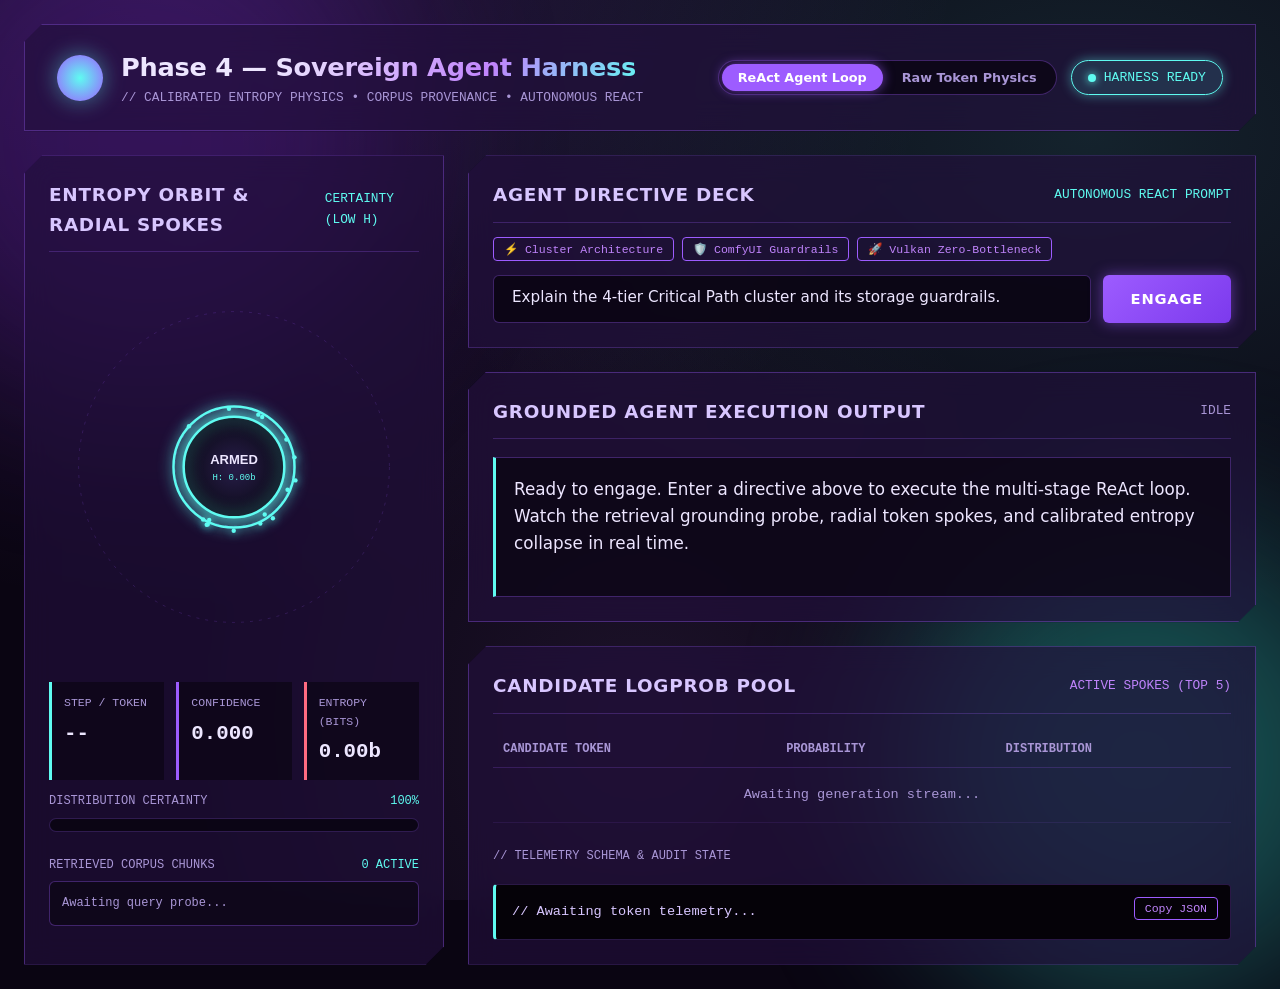
<file: index.html>
<!DOCTYPE html>
<html lang="en">
<head>
  <meta charset="UTF-8">
  <meta name="viewport" content="width=device-width, initial-scale=1.0">
  <title>Critical RAG — Phase 4: Full Autonomous Harness Integration</title>
  <link rel="stylesheet" href="styles.css">
  <link rel="stylesheet" href="styules.css">
  <style>
    /* Phase 4 Segmented Pill Mode Switcher (from alienprompt.txt) */
    .mode-pill-container {
      border-radius: var(--radius-pill);
      background: rgba(10, 5, 18, 0.75);
      border: 1px solid var(--panel-border);
      padding: 3px;
      display: inline-flex;
      gap: 3px;
    }
    .mode-pill-btn {
      border: none;
      background: transparent;
      color: var(--ink-dim);
      font-family: var(--font-display);
      font-weight: 600;
      font-size: 0.8rem;
      padding: 6px 16px;
      border-radius: var(--radius-pill);
      cursor: pointer;
      transition: all 0.2s;
    }
    .mode-pill-btn.active {
      background: var(--signal);
      color: #ffffff;
      box-shadow: 0 0 12px rgba(157, 92, 255, 0.65);
    }
    .mode-pill-btn:hover:not(.active) {
      background: rgba(157, 92, 255, 0.15);
      color: var(--ink);
    }
    /* Retrieved Chunks Drawer */
    .chunks-drawer {
      display: flex;
      flex-direction: column;
      gap: 8px;
      padding: 12px;
      background: rgba(10, 5, 18, 0.6);
      border: 1px solid var(--panel-border);
      border-radius: 6px;
    }
    .chunk-chip {
      display: inline-flex;
      align-items: center;
      gap: 8px;
      padding: 4px 10px;
      background: rgba(95, 251, 241, 0.1);
      border: 1px solid var(--bio);
      border-radius: var(--radius-pill);
      font-family: var(--font-mono);
      font-size: 0.75rem;
      color: var(--bio);
    }
    /* Verification Summary Box */
    .verification-summary-box {
      margin-top: 14px;
      padding: 16px;
      background: #050208;
      border: 1px solid var(--panel-border);
      border-left: 3.5px solid var(--bio);
      font-family: var(--font-mono);
      font-size: 0.82rem;
      color: var(--spore);
      line-height: 1.6;
    }
    .verification-summary-box.gap-warning {
      border-left-color: var(--warn);
      background: rgba(255, 107, 129, 0.05);
    }
  </style>
</head>
<body>
  <!-- Ambient Drifting Color Orbs -->
  <div class="nebula-orb orb-purple"></div>
  <div class="nebula-orb orb-cyan"></div>

  <div class="bridge-container">
    <!-- Spacecraft Cockpit Header with Levitation Micro-Motion -->
    <header class="cockpit-hero">
      <div class="brand-section">
        <div class="brand-glyph"></div>
        <div class="brand-heading">
          <h1>Phase 4 — Sovereign Agent Harness</h1>
          <p>// CALIBRATED ENTROPY PHYSICS • CORPUS PROVENANCE • AUTONOMOUS REACT</p>
        </div>
      </div>
      <div style="display: flex; align-items: center; gap: 14px;">
        <!-- Mode Switcher -->
        <div class="mode-pill-container">
          <button class="mode-pill-btn active" id="btnModeAgent" onclick="setMode('agent')">ReAct Agent Loop</button>
          <button class="mode-pill-btn" id="btnModeTokens" onclick="setMode('tokens')">Raw Token Physics</button>
        </div>
        <div class="status-pill">
          <div class="pulse-dot"></div>
          <span id="bridgeStatus">HARNESS READY</span>
        </div>
      </div>
    </header>

    <!-- Main Dashboard Grid -->
    <main class="dashboard-grid">
      <!-- Left Column: The Interactive Circle Canvas & Telemetry -->
      <section class="glass-panel" style="align-items: center;">
        <div class="panel-title" style="width: 100%;">
          <h2>Entropy Orbit & Radial Spokes</h2>
          <span id="entropyBadge" style="color: var(--bio);">CERTAINTY (LOW H)</span>
        </div>

        <!-- Canvas Stage -->
        <div style="position: relative; width: 100%; display: flex; justify-content: center; padding: 12px 0;">
          <canvas id="entropyCanvas"></canvas>
        </div>

        <!-- Telemetry Metrics Under Circle -->
        <div style="width: 100%; display: flex; flex-direction: column; gap: 12px;">
          <div class="metric-row">
            <div class="metric-card bio">
              <div class="metric-label">Step / Token</div>
              <div class="metric-val" id="metricToken">--</div>
            </div>
            <div class="metric-card">
              <div class="metric-label">Confidence</div>
              <div class="metric-val" id="metricProb">0.000</div>
            </div>
            <div class="metric-card warn">
              <div class="metric-label">Entropy (Bits)</div>
              <div class="metric-val" id="metricEntropy">0.00b</div>
            </div>
          </div>

          <!-- Capsule Progress Meter with Traveling Shimmer -->
          <div style="display: flex; flex-direction: column; gap: 6px;">
            <div style="display: flex; justify-content: space-between; font-family: var(--font-mono); font-size: 0.75rem; color: var(--ink-dim);">
              <span>DISTRIBUTION CERTAINTY</span>
              <span id="certaintyPct" style="color: var(--bio);">100%</span>
            </div>
            <div class="capsule-track">
              <div class="progress-fill" id="probBar" style="width: 0%;"></div>
            </div>
          </div>
        </div>

        <!-- Retrieved Grounding Chunks Pool -->
        <div style="width: 100%; display: flex; flex-direction: column; gap: 6px; margin-top: 6px;">
          <div style="display: flex; justify-content: space-between; font-family: var(--font-mono); font-size: 0.75rem; color: var(--ink-dim);">
            <span>RETRIEVED CORPUS CHUNKS</span>
            <span id="chunkCount" style="color: var(--bio);">0 ACTIVE</span>
          </div>
          <div class="chunks-drawer" id="chunksDrawer">
            <span style="font-family: var(--font-mono); font-size: 0.75rem; color: var(--ink-dim);">
              Awaiting query probe...
            </span>
          </div>
        </div>
      </section>

      <!-- Right Column: Prompt Deck, Running Text & Verification Summary -->
      <section style="display: flex; flex-direction: column; gap: 24px;">
        <!-- Spacecraft Prompt Deck -->
        <div class="glass-panel" style="gap: 14px;">
          <div class="panel-title">
            <h2>Agent Directive Deck</h2>
            <span style="color: var(--bio);">AUTONOMOUS REACT PROMPT</span>
          </div>

          <div style="display: flex; gap: 8px; flex-wrap: wrap;">
            <button class="btn-copy" style="position: static;" onclick="loadPrompt('Explain the 4-tier Critical Path cluster and its storage guardrails.')">⚡ Cluster Architecture</button>
            <button class="btn-copy" style="position: static;" onclick="loadPrompt('What are the ComfyUI memory guardrails on the Radeon 780M?')">🛡️ ComfyUI Guardrails</button>
            <button class="btn-copy" style="position: static;" onclick="loadPrompt('Why does llama-server execute native Vulkan without Docker?')">🚀 Vulkan Zero-Bottleneck</button>
          </div>

          <form class="prompt-tray" onsubmit="startStream(event)">
            <textarea
              id="promptInput"
              class="prompt-textarea"
              placeholder="Enter directive for the ReAct agent (Press Enter to execute)..."
              onkeydown="handleKeyDown(event)"
            >Explain the 4-tier Critical Path cluster and its storage guardrails.</textarea>
            <button type="submit" id="btnLaunch" class="btn-launch">Engage</button>
          </form>
        </div>

        <!-- Running Generation Viewport -->
        <div class="glass-panel">
          <div class="panel-title">
            <h2>Grounded Agent Execution Output</h2>
            <span id="genStatus" style="color: var(--ink-dim);">IDLE</span>
          </div>

          <div class="running-text-box" id="runningTextBox">
            Ready to engage. Enter a directive above to execute the multi-stage ReAct loop. Watch the retrieval grounding probe, radial token spokes, and calibrated entropy collapse in real time.
          </div>

          <!-- Phase 4 Verification Summary Block -->
          <div id="verificationSummaryContainer" style="display: none;">
            <div class="verification-summary-box" id="verificationSummaryBox">
              <!-- Dynamically populated at stream completion -->
            </div>
          </div>
        </div>

        <!-- Top Candidates Pool & Raw Telemetry Snippet -->
        <div class="glass-panel">
          <div class="panel-title">
            <h2>Candidate Logprob Pool</h2>
            <span style="color: var(--signal-bright);">ACTIVE SPOKES (TOP 5)</span>
          </div>

          <table class="candidates-table">
            <thead>
              <tr>
                <th>Candidate Token</th>
                <th>Probability</th>
                <th>Distribution</th>
              </tr>
            </thead>
            <tbody id="candidatesTableBody">
              <tr>
                <td colspan="3" style="color: var(--ink-dim); text-align: center; padding: 16px 0;">
                  Awaiting generation stream...
                </td>
              </tr>
            </tbody>
          </table>

          <div style="display: flex; justify-content: space-between; align-items: center; margin-top: 6px;">
            <span style="font-family: var(--font-mono); font-size: 0.75rem; color: var(--ink-dim);">// TELEMETRY SCHEMA & AUDIT STATE</span>
          </div>
          <div class="code-block-container">
            <button class="btn-copy" onclick="copySchemaJson()">Copy JSON</button>
            <pre id="jsonTelemetry">// Awaiting token telemetry...</pre>
          </div>
        </div>
      </section>
    </main>
  </div>

  <script src="circle.js"></script>
  <script>
    let currentMode = 'agent'; // 'agent' or 'tokens'
    let circleViz = null;
    let activeEventSource = null;
    let latestJsonState = null;
    let activeChunks = [];

    document.addEventListener('DOMContentLoaded', () => {
      circleViz = new EntropyCircleVisualizer('entropyCanvas');

      try {
        const saved = localStorage.getItem('phase4_latest_state');
        if (saved) updateUI(JSON.parse(saved));
      } catch (e) {}
    });

    function setMode(mode) {
      currentMode = mode;
      document.getElementById('btnModeAgent').classList.toggle('active', mode === 'agent');
      document.getElementById('btnModeTokens').classList.toggle('active', mode === 'tokens');
      document.getElementById('btnLaunch').innerText = mode === 'agent' ? 'Engage' : 'Stream';
    }

    function handleKeyDown(e) {
      if (e.key === 'Enter' && !e.shiftKey) {
        e.preventDefault();
        startStream();
      }
    }

    function loadPrompt(text) {
      document.getElementById('promptInput').value = text;
      startStream();
    }

    function startStream(e) {
      if (e) e.preventDefault();
      const prompt = document.getElementById('promptInput').value.trim();
      if (!prompt) return;

      if (activeEventSource) {
        activeEventSource.close();
      }

      const statusEl = document.getElementById('bridgeStatus');
      const genStatusEl = document.getElementById('genStatus');
      const runningBox = document.getElementById('runningTextBox');
      const summaryContainer = document.getElementById('verificationSummaryContainer');

      statusEl.innerText = currentMode === 'agent' ? "AGENT ENGAGED" : "STREAMING";
      genStatusEl.innerText = "EXECUTING...";
      genStatusEl.style.color = "var(--bio)";
      runningBox.innerText = "";
      summaryContainer.style.display = "none";
      activeChunks = [];

      const endpoint = currentMode === 'agent'
        ? `/api/agent/stream?prompt=${encodeURIComponent(prompt)}&max_tokens=64`
        : `/api/tokens/stream?prompt=${encodeURIComponent(prompt)}&max_tokens=32`;

      activeEventSource = new EventSource(endpoint);

      activeEventSource.onmessage = function(evt) {
        if (evt.data === "[DONE]") {
          statusEl.innerText = "MISSION ACCOMPLISHED";
          genStatusEl.innerText = "COMPLETED";
          genStatusEl.style.color = "var(--spore)";
          activeEventSource.close();
          activeEventSource = null;
          return;
        }

        try {
          const data = JSON.parse(evt.data);

          // Handle multi-stage events in Agent mode
          if (data.type === "retrieval") {
            renderRetrievalChunks(data.retrieved || []);
          } else if (data.type === "verification") {
            renderVerificationSummary(data.verification);
          } else {
            // Token event
            updateUI(data);
          }
        } catch (err) {
          console.error("Parse error:", err);
        }
      };

      activeEventSource.onerror = function() {
        // Fallback polling
        fetch('/api/tokens/state')
          .then(r => r.json())
          .then(data => { if (data && data.step !== undefined) updateUI(data); })
          .catch(console.error);
      };
    }

    function renderRetrievalChunks(chunks) {
      activeChunks = chunks;
      document.getElementById('chunkCount').innerText = `${chunks.length} GROUNDED CHUNKS`;
      const drawer = document.getElementById('chunksDrawer');
      if (chunks.length === 0) {
        drawer.innerHTML = '<span style="color: var(--warn);">No high-confidence chunks retrieved. Operating in ungrounded fallback.</span>';
        return;
      }
      drawer.innerHTML = chunks.map(c => `
        <div class="chunk-chip">
          <strong>[${escapeHtml(c.id)}]</strong>
          <span>${escapeHtml(c.title)}</span>
          <span style="color: var(--signal-bright);">Sim: ${c.score}</span>
        </div>
      `).join('');
    }

    function renderVerificationSummary(v) {
      if (!v) return;
      const container = document.getElementById('verificationSummaryContainer');
      const box = document.getElementById('verificationSummaryBox');
      container.style.display = "block";

      const isGap = v.epistemological_gap_declared;
      box.className = `verification-summary-box ${isGap ? 'gap-warning' : ''}`;

      box.innerHTML = `
        <div style="font-weight: bold; color: ${isGap ? 'var(--warn)' : 'var(--bio)'}; margin-bottom: 8px;">
          ${isGap ? '⚠️ [EPISTEMOLOGICAL GAP DECLARED — AMBIGUOUS GENERATION]' : '✅ [VERIFICATION SUMMARY — GROUNDED PROVENANCE CONFIRMED]'}
        </div>
        <div>• <strong>Retrieval Confidence:</strong> ${v.retrieval_confidence} (Mean Conf: ${v.mean_confidence})</div>
        <div>• <strong>Mean Entropy:</strong> ${v.mean_entropy_bits} bits ${isGap ? '(HIGH ENTROPY RISK)' : '(COLLAPSED DISTRIBUTION)'}</div>
        <div>• <strong>Corpus Coverage:</strong> ${v.corpus_coverage}</div>
        <div>• <strong>Chunks Cited:</strong> ${v.chunks_cited.map(c => `<code>[${c}]</code>`).join(' ') || 'None'}</div>
        <div>• <strong>Status:</strong> ${v.verification_status} pursuant to <code>.antigravity/rules.md</code></div>
      `;
    }

    function updateUI(data) {
      latestJsonState = data;

      if (circleViz) {
        circleViz.update(data);
      }

      // Step & Metrics
      const stepStr = `STEP ${String(data.step).padStart(2, '0')}`;
      document.getElementById('metricToken').innerText = `${stepStr}: ${JSON.stringify(data.chosen_token)}`;
      document.getElementById('metricProb').innerText = Number(data.prob).toFixed(3);
      document.getElementById('metricEntropy').innerText = `${Number(data.entropy).toFixed(2)}b`;

      // Dynamic Entropy Badge
      const entropy = Number(data.entropy) || 0;
      const badge = document.getElementById('entropyBadge');
      if (entropy < 0.6) {
        badge.innerText = "GROUNDED CERTAINTY (LOW H)";
        badge.style.color = "var(--bio)";
      } else if (entropy < 1.4) {
        badge.innerText = "BALANCED REASONING (MID H)";
        badge.style.color = "var(--signal-bright)";
      } else {
        badge.innerText = "EPISTEMIC RISK (HIGH H)";
        badge.style.color = "var(--warn)";
      }

      // Capsule Progress Meter
      const pct = Math.min(100, Math.round(data.prob * 100));
      document.getElementById('probBar').style.width = `${pct}%`;
      document.getElementById('certaintyPct').innerText = `${pct}%`;

      // Running Text Viewport
      if (data.running_text) {
        document.getElementById('runningTextBox').innerText = data.running_text;
      }

      // Candidates Table
      const tbody = document.getElementById('candidatesTableBody');
      if (data.top && data.top.length > 0) {
        tbody.innerHTML = data.top.map(cand => {
          const isChosen = cand.token === data.chosen_token;
          const candPct = Math.round(cand.prob * 100);
          return `
            <tr>
              <td><span class="token-badge ${isChosen ? 'chosen' : ''}">${escapeHtml(JSON.stringify(cand.token))}</span></td>
              <td style="color: ${isChosen ? 'var(--bio)' : 'var(--ink)'}; font-weight: bold;">${cand.prob.toFixed(3)}</td>
              <td style="width: 120px;">
                <div style="background: rgba(10,5,18,0.8); height: 6px; border-radius: 3px; overflow: hidden;">
                  <div style="background: ${isChosen ? 'var(--bio)' : 'var(--signal)'}; width: ${candPct}%; height: 100%;"></div>
                </div>
              </td>
            </tr>
          `;
        }).join('');
      }

      // JSON Telemetry
      document.getElementById('jsonTelemetry').innerText = JSON.stringify(data, null, 2);

      try {
        localStorage.setItem('phase4_latest_state', JSON.stringify(data));
      } catch (e) {}
    }

    function copySchemaJson() {
      if (!latestJsonState) return;
      navigator.clipboard.writeText(JSON.stringify(latestJsonState, null, 2)).then(() => {
        const btn = document.querySelector('.btn-copy');
        const orig = btn.innerText;
        btn.innerText = "Copied!";
        setTimeout(() => btn.innerText = orig, 1800);
      });
    }

    function escapeHtml(str) {
      return str.replace(/&/g, "&amp;").replace(/</g, "&lt;").replace(/>/g, "&gt;");
    }
  </script>
</body>
</html>
</file>
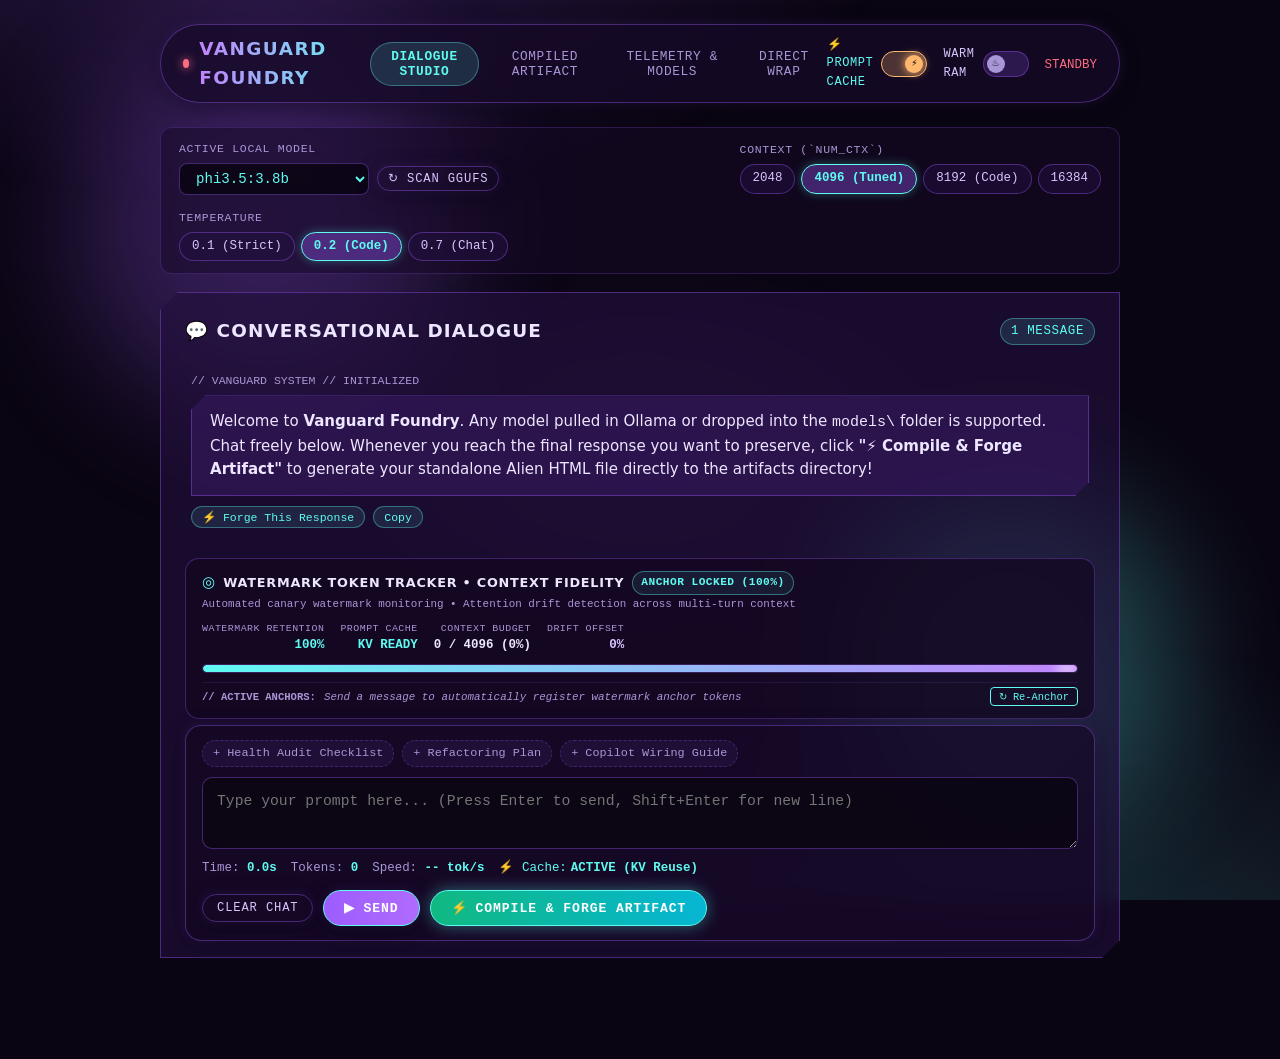
<file: ui/vanguard.html>
<!DOCTYPE html>
<html lang="en">
<head>
  <meta charset="UTF-8">
  <meta name="viewport" content="width=device-width, initial-scale=1.0">
  <title>Vanguard Foundry // Artifact Compiler & Local AI Foundry</title>
  <style>
    /* ==========================================================================
       ALIEN PURPLE x MATERIAL 3 DESIGN SYSTEM TOKENS
       ========================================================================== */
    :root {
      /* Core Alien Color Tokens */
      --void: #0a0512;
      --panel: rgba(34, 16, 60, 0.65);
      --panel-elevated: rgba(48, 22, 84, 0.78);
      --panel-border: rgba(157, 92, 255, 0.38);
      --panel-border-glow: rgba(157, 92, 255, 0.7);
      --ink: #ede6ff;
      --ink-dim: #a996d6;
      --signal: #9d5cff;
      --signal-bright: #c084fc;
      --spore: #d8c6ff;
      --bio: #5ffbf1;
      --bio-glow: rgba(95, 251, 241, 0.45);
      --warn: #ff6b81;
      --warn-glow: rgba(255, 107, 129, 0.4);

      /* Typography */
      --font-display: "Segoe UI", ui-sans-serif, system-ui, sans-serif;
      --font-body: "Segoe UI", ui-sans-serif, system-ui, sans-serif;
      --font-mono: "Cascadia Code", ui-monospace, Consolas, "SFMono-Regular", monospace;

      /* Material 3 Spiffy Dynamics */
      --md3-elevation-1: 0 4px 20px -2px rgba(10, 5, 18, 0.7), 0 0 12px rgba(157, 92, 255, 0.15);
      --md3-elevation-2: 0 8px 32px -4px rgba(10, 5, 18, 0.85), 0 0 22px rgba(157, 92, 255, 0.3);
      --md3-state-hover: rgba(157, 92, 255, 0.16);
      --radius-pill: 9999px;
      --radius-panel: 14px;
    }

    * { box-sizing: border-box; margin: 0; padding: 0; }

    body {
      background-color: var(--void);
      color: var(--ink);
      font-family: var(--font-body);
      min-height: 100vh;
      line-height: 1.55;
      padding: 24px 16px 80px;
      display: flex;
      justify-content: center;
      position: relative;
      overflow-x: hidden;
    }

    /* Ambient Nebulae Background */
    .nebula-bg {
      position: fixed; top: 0; left: 0; width: 100vw; height: 100vh;
      pointer-events: none; z-index: 0;
      background:
        radial-gradient(ellipse 85% 55% at 20% -10%, rgba(157, 92, 255, 0.22), transparent 60%),
        radial-gradient(ellipse 70% 65% at 85% 110%, rgba(95, 251, 241, 0.16), transparent 60%),
        radial-gradient(ellipse 55% 45% at 50% 50%, rgba(157, 92, 255, 0.10), transparent 50%);
    }

    .blob { position: fixed; border-radius: 50%; filter: blur(65px); pointer-events: none; z-index: 0; opacity: 0.28; }
    .blob-purple { width: 380px; height: 380px; background: var(--signal); top: 4%; left: 6%; animation: drift-purple 28s ease-in-out infinite alternate; }
    .blob-cyan { width: 340px; height: 340px; background: var(--bio); bottom: 8%; right: 8%; animation: drift-cyan 32s ease-in-out infinite alternate; }

    @keyframes drift-purple { 0% { transform: translate(0, 0); } 100% { transform: translate(45px, 40px); } }
    @keyframes drift-cyan { 0% { transform: translate(0, 0); } 100% { transform: translate(-45px, -35px); } }

    @media (prefers-reduced-motion: reduce) {
      .blob-purple, .blob-cyan, .meter-pulse, .status-dot { animation: none !important; }
    }

    .container { width: 100%; max-width: 960px; position: relative; z-index: 1; }

    /* Top Capsule Navigation Bar */
    .top-bar {
      display: flex; justify-content: space-between; align-items: center;
      background: rgba(22, 10, 39, 0.75); border: 1px solid var(--panel-border);
      border-radius: var(--radius-pill); padding: 10px 22px; margin-bottom: 24px;
      backdrop-filter: blur(14px); box-shadow: var(--md3-elevation-1);
    }

    .logo-area { display: flex; align-items: center; gap: 10px; }
    .logo-text {
      font-family: var(--font-display); font-weight: 900; font-size: 1.15rem; letter-spacing: 0.08em;
      background: linear-gradient(90deg, var(--signal-bright), var(--bio));
      -webkit-background-clip: text; background-clip: text; color: transparent; text-transform: uppercase;
    }

    .top-nav { display: flex; gap: 8px; }
    .nav-btn {
      background: transparent; border: none; color: var(--ink-dim); font-family: var(--font-mono);
      font-size: 0.8rem; padding: 6px 14px; border-radius: var(--radius-pill); cursor: pointer;
      transition: all 0.2s ease; text-transform: uppercase; letter-spacing: 0.05em;
    }
    .nav-btn:hover { color: var(--ink); background: var(--md3-state-hover); }
    .nav-btn.active { color: var(--bio); background: rgba(95, 251, 241, 0.14); border: 1px solid rgba(95, 251, 241, 0.35); font-weight: 700; }

    .top-controls { display: flex; align-items: center; gap: 16px; }

    .status-dot {
      width: 9px; height: 9px; border-radius: 50%; background: #7a6e90; display: inline-block; transition: all 0.3s ease;
    }
    .status-dot.online { background: var(--bio); box-shadow: 0 0 10px var(--bio); animation: pulse-dot 2s infinite; }
    .status-dot.warm { background: #ffb86c; box-shadow: 0 0 12px #ffb86c; animation: pulse-dot 2s infinite; }
    .status-dot.offline { background: var(--warn); box-shadow: 0 0 10px var(--warn); }
    @keyframes pulse-dot { 0%, 100% { transform: scale(1); opacity: 0.9; } 50% { transform: scale(1.25); opacity: 1; } }

    /* MD3 Switch */
    .md3-switch-wrap { display: flex; align-items: center; gap: 8px; }
    .md3-switch-label { font-family: var(--font-mono); font-size: 0.75rem; color: var(--spore); text-transform: uppercase; letter-spacing: 0.05em; }
    .md3-switch { position: relative; display: inline-block; width: 46px; height: 26px; flex-shrink: 0; cursor: pointer; }
    .md3-switch input { opacity: 0; width: 0; height: 0; }
    .md3-switch-track {
      position: absolute; top: 0; left: 0; right: 0; bottom: 0;
      background: rgba(157, 92, 255, 0.2); border: 1px solid var(--panel-border);
      border-radius: var(--radius-pill); transition: all 0.3s cubic-bezier(0.4, 0, 0.2, 1);
    }
    .md3-switch-thumb {
      position: absolute; top: 3px; left: 3px; width: 18px; height: 18px;
      background: var(--ink-dim); border-radius: 50%; transition: all 0.3s cubic-bezier(0.4, 0, 0.2, 1);
      display: flex; align-items: center; justify-content: center; font-size: 9px; color: var(--void);
    }
    .md3-switch input:checked + .md3-switch-track { background: rgba(255, 184, 108, 0.25); border-color: #ffb86c; }
    .md3-switch input:checked + .md3-switch-track .md3-switch-thumb {
      transform: translateX(20px); background: #ffb86c; box-shadow: 0 0 10px #ffb86c; color: #050208;
    }

    /* Cut-Corner Structural Panels */
    .alien-panel {
      background: var(--panel); backdrop-filter: blur(10px); -webkit-backdrop-filter: blur(10px);
      border: 1px solid var(--panel-border);
      clip-path: polygon(18px 0, 100% 0, 100% calc(100% - 18px), calc(100% - 18px) 100%, 0 100%, 0 18px);
      padding: 24px; margin-bottom: 24px; box-shadow: var(--md3-elevation-1);
      transition: border-color 0.25s ease, box-shadow 0.25s ease;
    }
    .alien-panel:hover { border-color: var(--panel-border-glow); }

    .panel-header { display: flex; justify-content: space-between; align-items: center; margin-bottom: 16px; }
    .panel-title {
      font-family: var(--font-display); font-weight: 800; text-transform: uppercase;
      letter-spacing: 0.06em; font-size: 1.15rem; margin: 0; color: var(--ink);
      display: flex; align-items: center; gap: 10px;
    }
    .badge-mono {
      font-family: var(--font-mono); color: var(--bio); background: rgba(95, 251, 241, 0.12);
      border: 1px solid rgba(95, 251, 241, 0.35); padding: 3px 10px; font-size: 0.78rem;
      border-radius: var(--radius-pill); letter-spacing: 0.05em;
    }

    /* Parameter Controls Bar */
    .param-bar {
      display: flex; flex-wrap: wrap; gap: 14px; align-items: center; justify-content: space-between;
      margin-bottom: 18px; padding: 12px 18px; background: rgba(22, 10, 39, 0.55);
      border: 1px solid rgba(157, 92, 255, 0.22); border-radius: 12px;
    }
    .param-group { display: flex; flex-direction: column; gap: 5px; }
    .param-label { font-family: var(--font-mono); font-size: 0.72rem; color: var(--ink-dim); text-transform: uppercase; letter-spacing: 0.06em; }

    .model-select {
      background: rgba(10, 5, 18, 0.85); border: 1px solid var(--panel-border); border-radius: 8px;
      color: var(--bio); font-family: var(--font-mono); font-size: 0.88rem; padding: 6px 12px;
      outline: none; cursor: pointer; min-width: 190px;
    }

    .chip-group { display: flex; gap: 6px; flex-wrap: wrap; }
    .md3-chip {
      font-family: var(--font-mono); font-size: 0.78rem; padding: 4px 12px;
      background: rgba(34, 16, 60, 0.6); border: 1px solid var(--panel-border); color: var(--spore);
      border-radius: var(--radius-pill); cursor: pointer; transition: all 0.2s ease; user-select: none;
    }
    .md3-chip:hover { background: var(--md3-state-hover); border-color: var(--signal); color: var(--ink); }
    .md3-chip.active {
      background: rgba(157, 92, 255, 0.35); border-color: var(--bio); color: var(--bio);
      box-shadow: 0 0 10px rgba(95, 251, 241, 0.3); font-weight: 700;
    }

    /* Dialogue Thread */
    .chat-thread {
      display: flex; flex-direction: column; gap: 16px; margin-bottom: 20px;
      max-height: 520px; overflow-y: auto; padding: 10px 6px; scroll-behavior: smooth;
    }
    .chat-msg { display: flex; flex-direction: column; gap: 6px; max-width: 90%; animation: msgAppear 0.25s ease-out; }
    @keyframes msgAppear { from { opacity: 0; transform: translateY(8px); } to { opacity: 1; transform: translateY(0); } }
    .chat-msg.user { align-self: flex-end; }
    .chat-msg.assistant { align-self: flex-start; width: 100%; max-width: 100%; }

    .msg-header { font-family: var(--font-mono); font-size: 0.72rem; color: var(--ink-dim); display: flex; align-items: center; gap: 8px; }
    .chat-msg.user .msg-header { justify-content: flex-end; }
    .msg-bubble { padding: 14px 18px; font-size: 0.94rem; line-height: 1.55; }
    .chat-msg.user .msg-bubble {
      background: rgba(157, 92, 255, 0.25); border: 1px solid rgba(157, 92, 255, 0.45);
      border-radius: 18px 18px 4px 18px; color: var(--ink); box-shadow: var(--md3-elevation-1);
    }
    .chat-msg.assistant .msg-bubble {
      background: var(--panel-elevated); border: 1px solid var(--panel-border);
      clip-path: polygon(14px 0, 100% 0, 100% calc(100% - 14px), calc(100% - 14px) 100%, 0 100%, 0 14px);
      box-shadow: var(--md3-elevation-1); color: var(--ink);
    }
    .msg-footer { display: flex; gap: 8px; margin-top: 4px; }
    .inline-forge-btn {
      background: rgba(95, 251, 241, 0.1); border: 1px solid rgba(95, 251, 241, 0.35); color: var(--bio);
      font-family: var(--font-mono); font-size: 0.72rem; padding: 3px 10px; border-radius: var(--radius-pill);
      cursor: pointer; transition: all 0.2s ease; display: inline-flex; align-items: center; gap: 4px;
    }
    .inline-forge-btn:hover { background: var(--bio); color: var(--void); box-shadow: 0 0 10px var(--bio); }

    /* Input Dock */
    .prompt-dock {
      display: flex; flex-direction: column; gap: 10px; background: rgba(20, 8, 36, 0.7);
      border: 1px solid var(--panel-border); border-radius: 16px; padding: 14px 16px; box-shadow: var(--md3-elevation-1);
    }
    .prompt-presets { display: flex; gap: 8px; flex-wrap: wrap; }
    .preset-pill {
      font-family: var(--font-mono); font-size: 0.74rem; color: var(--ink-dim);
      background: rgba(157, 92, 255, 0.08); border: 1px dashed rgba(157, 92, 255, 0.3);
      padding: 3px 10px; border-radius: var(--radius-pill); cursor: pointer; transition: all 0.2s ease;
    }
    .preset-pill:hover { color: var(--bio); border-color: var(--bio); background: rgba(95, 251, 241, 0.1); }

    .prompt-textarea {
      width: 100%; min-height: 72px; max-height: 200px; background: rgba(10, 5, 18, 0.85);
      border: 1px solid var(--panel-border); border-radius: 10px; color: var(--ink);
      font-family: var(--font-mono); font-size: 0.92rem; padding: 12px 14px; outline: none;
      resize: vertical; line-height: 1.5; transition: border-color 0.2s, box-shadow 0.2s;
    }
    .prompt-textarea:focus { border-color: var(--bio); box-shadow: 0 0 16px rgba(95, 251, 241, 0.35); }

    .dock-actions { display: flex; justify-content: space-between; align-items: center; flex-wrap: wrap; gap: 12px; }
    .stream-metrics { font-family: var(--font-mono); font-size: 0.78rem; color: var(--ink-dim); display: flex; gap: 14px; }
    .metric-val { color: var(--bio); font-weight: 700; }
    .btn-group { display: flex; gap: 10px; align-items: center; flex-wrap: wrap; }

    /* Buttons */
    .alien-btn {
      background: transparent; border: 1px solid var(--signal); color: var(--ink);
      padding: 9px 20px; font-family: var(--font-mono); font-size: 0.82rem; cursor: pointer;
      text-transform: uppercase; letter-spacing: 0.07em; border-radius: var(--radius-pill);
      display: inline-flex; align-items: center; gap: 8px; transition: all 0.2s ease; box-shadow: var(--md3-elevation-1);
    }
    .alien-btn:hover { background: var(--signal); color: var(--void); box-shadow: 0 0 16px rgba(157, 92, 255, 0.8); transform: translateY(-1px); }
    .alien-btn.primary {
      background: linear-gradient(90deg, var(--signal), #b06bfd); border-color: var(--bio); color: #ffffff; font-weight: 700;
    }
    .alien-btn.primary:hover { background: linear-gradient(90deg, var(--signal-bright), var(--bio)); color: var(--void); box-shadow: 0 0 20px rgba(95, 251, 241, 0.7); }
    .alien-btn.forge {
      background: linear-gradient(90deg, #10b981, #06b6d4); border-color: var(--bio); color: #ffffff; font-weight: 800; box-shadow: 0 0 16px rgba(95, 251, 241, 0.4);
    }
    .alien-btn.forge:hover { background: linear-gradient(90deg, var(--bio), #38bdf8); color: #050208; box-shadow: 0 0 24px var(--bio); }
    .alien-btn.warn { border-color: var(--warn); color: var(--warn); }
    .alien-btn.warn:hover { background: var(--warn); color: var(--void); }
    .alien-btn.subtle { border-color: var(--panel-border); color: var(--spore); padding: 6px 14px; font-size: 0.76rem; }

    /* Artifact Viewport */
    .viewport-header {
      display: flex; justify-content: space-between; align-items: center;
      margin-bottom: 16px; padding-bottom: 12px; border-bottom: 1px solid rgba(157, 92, 255, 0.2);
    }

    /* Signature Progress Meter */
    .meter-box {
      margin-bottom: 24px; background: rgba(20, 9, 36, 0.6); border: 1px solid var(--panel-border);
      padding: 16px 20px; clip-path: polygon(14px 0, 100% 0, 100% calc(100% - 14px), calc(100% - 14px) 100%, 0 100%, 0 14px);
    }
    .meter-label-row { display: flex; justify-content: space-between; align-items: baseline; margin-bottom: 10px; }
    .meter-status { font-family: var(--font-mono); font-size: 0.88rem; color: var(--ink); }
    .meter-percentage { font-family: var(--font-mono); font-weight: 700; color: var(--bio); text-shadow: 0 0 10px var(--bio-glow); font-size: 1.25rem; }
    .meter-track { width: 100%; height: 14px; background: rgba(10, 5, 18, 0.85); border: 1px solid var(--panel-border); border-radius: var(--radius-pill); overflow: hidden; position: relative; }
    .meter-fill { height: 100%; background: linear-gradient(90deg, var(--signal), var(--bio)); box-shadow: 0 0 18px rgba(157, 92, 255, 0.7); border-radius: var(--radius-pill); position: relative; transition: width 0.45s ease; width: 0%; }
    .meter-pulse { position: absolute; right: 0; top: 0; bottom: 0; width: 20px; background: #ffffff; filter: blur(5px); opacity: 0.7; animation: pulse-energy 1.8s ease-in-out infinite; }
    @keyframes pulse-energy { 0%, 100% { opacity: 0.3; } 50% { opacity: 0.9; } }

    .artifact-section {
      background: rgba(26, 12, 46, 0.65); border: 1px solid var(--panel-border);
      clip-path: polygon(14px 0, 100% 0, 100% calc(100% - 14px), calc(100% - 14px) 100%, 0 100%, 0 14px);
      padding: 20px; margin-bottom: 18px;
    }
    .artifact-section.warn { border-left: 3px solid var(--warn) !important; }
    .artifact-sec-title {
      font-family: var(--font-display); font-weight: 800; text-transform: uppercase; letter-spacing: 0.06em;
      font-size: 1.05rem; margin-bottom: 14px; color: var(--ink); display: flex; justify-content: space-between; align-items: center;
    }

    /* Checkboxes (Alien Pods) */
    .check-list { display: flex; flex-direction: column; gap: 12px; }
    .check-row { display: flex; align-items: flex-start; gap: 14px; cursor: pointer; user-select: none; position: relative; }
    .check-input { position: absolute; opacity: 0; width: 24px; height: 24px; margin: 0; z-index: 2; }
    .check-pod {
      width: 24px; height: 24px; border-radius: 50%; border: 2px solid var(--signal); background: rgba(157, 92, 255, 0.1);
      display: flex; align-items: center; justify-content: center; flex-shrink: 0; transition: all 0.25s ease; position: relative; z-index: 1;
    }
    .check-glyph { opacity: 0; color: var(--void); font-size: 13px; font-weight: 900; line-height: 1; transition: opacity 0.2s ease; }
    .check-input:checked + .check-pod { background: var(--signal); border-color: var(--bio); box-shadow: 0 0 14px rgba(157, 92, 255, 0.85); }
    .check-input:checked + .check-pod .check-glyph { opacity: 1; }
    .check-text { color: var(--ink); font-size: 0.94rem; line-height: 1.5; transition: all 0.2s ease; padding-top: 1px; }
    .check-input:checked ~ .check-text { color: var(--ink-dim); text-decoration: line-through; text-decoration-color: var(--signal); }

    /* Code Blocks */
    .code-box {
      background: #050208; border: 1px solid var(--panel-border); border-left: 3px solid var(--bio);
      padding: 12px 16px; margin: 12px 0; font-family: var(--font-mono); color: var(--spore);
      display: flex; justify-content: space-between; align-items: flex-start; gap: 12px; overflow-x: auto; border-radius: 4px;
    }
    .code-content { margin: 0; font-size: 0.88rem; white-space: pre-wrap; word-break: break-all; flex-grow: 1; }
    .copy-btn {
      background: transparent; border: 1px solid var(--signal); color: var(--spore); font-family: var(--font-mono);
      font-size: 0.75rem; padding: 5px 12px; cursor: pointer; flex-shrink: 0; transition: all 0.2s ease; border-radius: 4px; text-transform: uppercase;
    }
    .copy-btn:hover { background: var(--signal); color: var(--void); }

    /* Hardware Telemetry Grid */
    .tech-grid { display: grid; grid-template-columns: repeat(auto-fit, minmax(220px, 1fr)); gap: 14px; margin-bottom: 16px; }
    .tech-card {
      background: rgba(22, 10, 39, 0.6); border: 1px solid rgba(157, 92, 255, 0.25);
      padding: 14px 16px; border-radius: 8px; display: flex; flex-direction: column; gap: 4px;
    }
    .tech-label { font-family: var(--font-mono); font-size: 0.74rem; color: var(--ink-dim); text-transform: uppercase; letter-spacing: 0.06em; }
    .tech-value { font-family: var(--font-mono); font-size: 0.96rem; color: var(--spore); font-weight: 700; }
    .tech-highlight { color: var(--bio); text-shadow: 0 0 8px rgba(95, 251, 241, 0.4); }

    .toast-msg {
      position: fixed; bottom: 24px; right: 24px; background: rgba(20, 9, 36, 0.95);
      border: 1px solid var(--bio); color: var(--bio); font-family: var(--font-mono);
      font-size: 0.85rem; padding: 10px 18px; border-radius: var(--radius-pill);
      box-shadow: 0 0 20px rgba(95, 251, 241, 0.4); opacity: 0; transform: translateY(10px);
      transition: all 0.25s ease; pointer-events: none; z-index: 999;
    }
    .toast-msg.show { opacity: 1; transform: translateY(0); }

    /* ==========================================================================
       WATERMARK TOKEN TRACKER & CONTEXT DRIFT METER
       ========================================================================== */
    .watermark-tracker-panel {
      background: rgba(18, 8, 32, 0.72);
      border: 1px solid rgba(157, 92, 255, 0.32);
      border-radius: var(--radius-panel);
      padding: 12px 16px;
      margin-top: 14px;
      margin-bottom: 6px;
      display: flex;
      flex-direction: column;
      gap: 9px;
      transition: border-color 0.3s ease, box-shadow 0.3s ease;
    }
    .watermark-tracker-panel:hover {
      border-color: rgba(95, 251, 241, 0.45);
      box-shadow: 0 0 16px rgba(95, 251, 241, 0.12);
    }
    .watermark-tracker-header {
      display: flex;
      justify-content: space-between;
      align-items: center;
      flex-wrap: wrap;
      gap: 8px;
    }
    .tracker-title-row {
      display: flex;
      align-items: center;
      gap: 8px;
    }
    .tracker-icon {
      color: var(--bio);
      font-size: 0.95rem;
      animation: pulse-glow 2.5s ease-in-out infinite;
    }
    .tracker-main-label {
      font-family: var(--font-display);
      font-weight: 700;
      font-size: 0.8rem;
      letter-spacing: 0.06em;
      color: var(--ink);
      text-transform: uppercase;
    }
    .tracker-status-pill {
      font-family: var(--font-mono);
      font-size: 0.7rem;
      padding: 2px 8px;
      border-radius: var(--radius-pill);
      border: 1px solid rgba(95, 251, 241, 0.4);
      background: rgba(95, 251, 241, 0.08);
      color: var(--bio);
      font-weight: 700;
      letter-spacing: 0.04em;
      transition: all 0.3s ease;
    }
    .tracker-sub-label {
      font-family: var(--font-mono);
      font-size: 0.68rem;
      color: var(--ink-dim);
      margin-top: 1px;
    }
    .tracker-telemetry-col {
      display: flex;
      align-items: center;
      gap: 16px;
    }
    .tracker-metric-group {
      display: flex;
      flex-direction: column;
      align-items: flex-end;
    }
    .t-label {
      font-family: var(--font-mono);
      font-size: 0.62rem;
      color: var(--ink-dim);
      letter-spacing: 0.05em;
    }
    .t-val {
      font-family: var(--font-mono);
      font-size: 0.78rem;
      font-weight: 700;
      color: var(--ink);
    }
    .drift-meter-bar {
      width: 100%;
      height: 9px;
      background: rgba(10, 5, 18, 0.85);
      border: 1px solid rgba(157, 92, 255, 0.3);
      border-radius: var(--radius-pill);
      overflow: hidden;
      position: relative;
    }
    .drift-meter-fill {
      height: 100%;
      background: linear-gradient(90deg, var(--bio), var(--signal-bright));
      border-radius: var(--radius-pill);
      transition: width 0.5s ease, background 0.5s ease;
      position: relative;
    }
    .anchor-tokens-dock {
      display: flex;
      align-items: center;
      gap: 8px;
      flex-wrap: wrap;
      font-family: var(--font-mono);
      font-size: 0.7rem;
      padding-top: 4px;
      border-top: 1px solid rgba(157, 92, 255, 0.12);
    }
    .anchor-lead-tag {
      color: var(--ink-dim);
      font-weight: 600;
      font-size: 0.66rem;
    }
    .anchor-empty-notice {
      color: var(--ink-dim);
      font-style: italic;
      font-size: 0.68rem;
    }
    .anchor-pill-cluster {
      display: flex;
      gap: 6px;
      flex-wrap: wrap;
      align-items: center;
    }
    .anchor-pill {
      font-size: 0.66rem;
      padding: 1px 7px;
      border-radius: 4px;
      border: 1px solid rgba(157, 92, 255, 0.35);
      background: rgba(157, 92, 255, 0.1);
      color: var(--spore);
      transition: all 0.2s ease;
      display: inline-flex;
      align-items: center;
      gap: 4px;
    }
    .anchor-pill.active {
      border-color: rgba(95, 251, 241, 0.45);
      background: rgba(95, 251, 241, 0.14);
      color: var(--bio);
    }
    .anchor-pill.decaying {
      border-color: rgba(255, 184, 108, 0.45);
      background: rgba(255, 184, 108, 0.14);
      color: #ffb86c;
    }
    .anchor-pill.lost {
      border-color: rgba(255, 107, 129, 0.45);
      background: rgba(255, 107, 129, 0.14);
      color: var(--warn);
      text-decoration: line-through;
    }
    .reanchor-btn {
      background: transparent;
      border: 1px solid var(--bio);
      color: var(--bio);
      font-family: var(--font-mono);
      font-size: 0.65rem;
      padding: 2px 8px;
      border-radius: 4px;
      cursor: pointer;
      margin-left: auto;
      transition: all 0.2s ease;
    }
    .reanchor-btn:hover {
      background: var(--bio);
      color: var(--void);
    }

    /* ==========================================================================
       ARTIFACT CONFIDENCE & CONTEXT FIDELITY METER
       ========================================================================== */
    .confidence-meter-card {
      background: rgba(24, 12, 42, 0.78);
      border: 1px solid rgba(95, 251, 241, 0.32);
      clip-path: polygon(12px 0, 100% 0, 100% calc(100% - 12px), calc(100% - 12px) 100%, 0 100%, 0 12px);
      padding: 14px 18px;
      margin-bottom: 20px;
      display: flex;
      flex-direction: column;
      gap: 10px;
      box-shadow: 0 4px 18px rgba(10, 5, 18, 0.6), 0 0 14px rgba(95, 251, 241, 0.12);
    }
    .conf-header-row {
      display: flex;
      justify-content: space-between;
      align-items: center;
      flex-wrap: wrap;
      gap: 8px;
    }
    .conf-title-group {
      display: flex;
      align-items: center;
      gap: 8px;
    }
    .conf-badge-icon {
      color: var(--bio);
      font-size: 1rem;
    }
    .conf-title {
      font-family: var(--font-display);
      font-weight: 800;
      font-size: 0.86rem;
      letter-spacing: 0.08em;
      color: var(--ink);
      text-transform: uppercase;
    }
    .conf-score-pill {
      font-family: var(--font-mono);
      font-size: 0.72rem;
      font-weight: 700;
      padding: 2px 9px;
      border-radius: var(--radius-pill);
      background: rgba(95, 251, 241, 0.14);
      border: 1px solid rgba(95, 251, 241, 0.45);
      color: var(--bio);
    }
    .conf-drift-stat {
      font-family: var(--font-mono);
      font-size: 0.72rem;
      color: var(--ink-dim);
    }
    .conf-track {
      width: 100%;
      height: 11px;
      background: rgba(10, 5, 18, 0.9);
      border: 1px solid rgba(95, 251, 241, 0.3);
      border-radius: var(--radius-pill);
      overflow: hidden;
      position: relative;
    }
    .conf-fill {
      height: 100%;
      background: linear-gradient(90deg, var(--signal), var(--bio));
      border-radius: var(--radius-pill);
      transition: width 0.6s cubic-bezier(0.4, 0, 0.2, 1);
      position: relative;
    }
    .conf-pulse {
      position: absolute;
      top: 0; right: 0; bottom: 0;
      width: 25px;
      background: linear-gradient(90deg, transparent, rgba(255, 255, 255, 0.85), transparent);
      animation: pulse-sweep 2s infinite linear;
    }
    .conf-breakdown-row {
      display: grid;
      grid-template-columns: repeat(auto-fit, minmax(130px, 1fr));
      gap: 10px;
      padding-top: 6px;
      border-top: 1px solid rgba(157, 92, 255, 0.15);
    }
    .conf-breakdown-item {
      display: flex;
      flex-direction: column;
      gap: 2px;
    }
    .cb-label {
      font-family: var(--font-mono);
      font-size: 0.6rem;
      color: var(--ink-dim);
      letter-spacing: 0.05em;
    }
    .cb-val {
      font-family: var(--font-mono);
      font-size: 0.72rem;
      font-weight: 600;
      color: var(--spore);
    }

    /* Tab Viewport Switching */
    .tab-content { display: none; }
    .tab-content.active { display: block; }

    /* ==========================================================================
       SHIP HOVER & THRUSTER LEVITATION (Output Artifact Vessel)
       ========================================================================== */
    @keyframes shipHover {
      0% {
        transform: translateY(0px) rotate(0deg);
        box-shadow: 0 12px 32px -4px rgba(10, 5, 18, 0.85),
                    0 0 20px rgba(157, 92, 255, 0.25),
                    0 6px 14px rgba(95, 251, 241, 0.15);
        filter: drop-shadow(0 6px 14px rgba(10, 5, 18, 0.7));
      }
      50% {
        transform: translateY(-14px) rotate(0.28deg);
        box-shadow: 0 28px 62px -6px rgba(10, 5, 18, 0.95),
                    0 0 44px 4px rgba(157, 92, 255, 0.45),
                    0 18px 36px -4px rgba(95, 251, 241, 0.32);
        filter: drop-shadow(0 18px 28px rgba(95, 251, 241, 0.24));
      }
      100% {
        transform: translateY(0px) rotate(0deg);
        box-shadow: 0 12px 32px -4px rgba(10, 5, 18, 0.85),
                    0 0 20px rgba(157, 92, 255, 0.25),
                    0 6px 14px rgba(95, 251, 241, 0.15);
        filter: drop-shadow(0 6px 14px rgba(10, 5, 18, 0.7));
      }
    }

    #artifactTab .alien-panel {
      animation: shipHover 6s ease-in-out infinite;
      will-change: transform, box-shadow, filter;
      border-color: rgba(157, 92, 255, 0.45);
      transition: border-color 0.3s ease;
    }

    #artifactTab .alien-panel:hover {
      border-color: rgba(95, 251, 241, 0.7);
    }

    @media (prefers-reduced-motion: reduce) {
      #artifactTab .alien-panel {
        animation: none !important;
      }
    }
  </style>
</head>
<body>
  <div class="nebula-bg"></div>
  <div class="blob blob-purple"></div>
  <div class="blob blob-cyan"></div>

  <div class="container">
    <!-- Top Capsule Command Bar -->
    <nav class="top-bar">
      <div class="logo-area">
        <span class="status-dot online" id="globalDot"></span>
        <span class="logo-text">VANGUARD FOUNDRY</span>
      </div>

      <div class="top-nav">
        <button class="nav-btn active" onclick="switchTab('dialogueTab', this)">Dialogue Studio</button>
        <button class="nav-btn" onclick="switchTab('artifactTab', this)">Compiled Artifact</button>
        <button class="nav-btn" onclick="switchTab('telemetryTab', this)">Telemetry & Models</button>
        <button class="nav-btn" onclick="switchTab('manualTab', this)">Direct Wrap</button>
      </div>

      <div class="top-controls">
        <div class="md3-switch-wrap" title="Enable Ollama Prompt Caching (KV Prefix Reuse) for instant TTFT across multi-turn sessions">
          <span class="md3-switch-label" id="cacheLabel" style="color: var(--bio);">&#x26A1; Prompt Cache</span>
          <label class="md3-switch">
            <input type="checkbox" id="promptCacheSwitch" checked onchange="togglePromptCache(this)">
            <span class="md3-switch-track">
              <span class="md3-switch-thumb">&#x26A1;</span>
            </span>
          </label>
        </div>

        <div class="md3-switch-wrap" title="Preload & lock model into RAM for zero cold-start delay">
          <span class="md3-switch-label" id="warmLabel">Warm RAM</span>
          <label class="md3-switch">
            <input type="checkbox" id="warmSwitch" onchange="toggleModelWarming(this)">
            <span class="md3-switch-track">
              <span class="md3-switch-thumb">&#9832;</span>
            </span>
          </label>
        </div>

        <div class="status-badge" id="daemonBadge">
          <span id="daemonText" style="color: var(--bio); font-family: var(--font-mono); font-size: 0.78rem;">LINK: 11434</span>
        </div>
      </div>
    </nav>

    <!-- =========================================================================
         TAB 1: DIALOGUE STUDIO
         ========================================================================= -->
    <section id="dialogueTab" class="tab-content active">
      <!-- Universal Model & Parameter Bar -->
      <div class="param-bar">
        <div class="param-group">
          <label class="param-label" for="modelSelect">Active Local Model</label>
          <div style="display: flex; gap: 8px; align-items: center;">
            <select id="modelSelect" class="model-select" onchange="handleModelChange(this)">
              <option value="phi3.5:3.8b" selected>phi3.5:3.8b</option>
            </select>
            <button class="alien-btn subtle" style="padding: 4px 10px;" onclick="scanDroppedModels()" title="Scans 'models' folder for newly dropped .gguf files">
              &#x21BB; Scan GGUFs
            </button>
          </div>
        </div>

        <div class="param-group">
          <span class="param-label">Context (`num_ctx`)</span>
          <div class="chip-group">
            <div class="md3-chip" onclick="setContext(this, 2048)">2048</div>
            <div class="md3-chip active" onclick="setContext(this, 4096)">4096 (Tuned)</div>
            <div class="md3-chip" onclick="setContext(this, 8192)">8192 (Code)</div>
            <div class="md3-chip" onclick="setContext(this, 16384)">16384</div>
          </div>
        </div>

        <div class="param-group">
          <span class="param-label">Temperature</span>
          <div class="chip-group">
            <div class="md3-chip" onclick="setTemp(this, 0.1)">0.1 (Strict)</div>
            <div class="md3-chip active" onclick="setTemp(this, 0.2)">0.2 (Code)</div>
            <div class="md3-chip" onclick="setTemp(this, 0.7)">0.7 (Chat)</div>
          </div>
        </div>
      </div>

      <!-- Dialogue Thread -->
      <div class="alien-panel" style="padding-bottom: 16px;">
        <div class="panel-header">
          <h2 class="panel-title">&#x1F4AC; Conversational Dialogue</h2>
          <span class="badge-mono" id="dialogueCountBadge">1 MESSAGE</span>
        </div>

        <div class="chat-thread" id="chatThread">
          <div class="chat-msg assistant">
            <div class="msg-header"><span>// VANGUARD SYSTEM // INITIALIZED</span></div>
            <div class="msg-bubble">
              <p>Welcome to <strong>Vanguard Foundry</strong>. Any model pulled in Ollama or dropped into the <code>models\</code> folder is supported.</p>
              <p>Chat freely below. Whenever you reach the final response you want to preserve, click <strong>"⚡ Compile & Forge Artifact"</strong> to generate your standalone Alien HTML file directly to the artifacts directory!</p>
            </div>
            <div class="msg-footer">
              <button class="inline-forge-btn" onclick="forgeSpecificMessage(this)">&#x26A1; Forge This Response</button>
              <button class="inline-forge-btn" onclick="copyMessageText(this)">Copy</button>
            </div>
          </div>
        </div>

        <!-- Watermark Token & Context Drift Tracker Dock -->
        <div class="watermark-tracker-panel" id="watermarkTrackerPanel">
          <div class="watermark-tracker-header">
            <div class="tracker-title-col">
              <div class="tracker-title-row">
                <span class="tracker-icon">&#x25CE;</span>
                <span class="tracker-main-label">WATERMARK TOKEN TRACKER &bull; CONTEXT FIDELITY</span>
                <span class="tracker-status-pill" id="driftStatusPill">ANCHOR LOCKED (100%)</span>
              </div>
              <div class="tracker-sub-label">
                Automated canary watermark monitoring &bull; Attention drift detection across multi-turn context
              </div>
            </div>
            <div class="tracker-telemetry-col">
              <div class="tracker-metric-group">
                <span class="t-label">WATERMARK RETENTION</span>
                <span class="t-val" id="watermarkRetentionVal" style="color: var(--bio);">100%</span>
              </div>
              <div class="tracker-metric-group">
                <span class="t-label">PROMPT CACHE</span>
                <span class="t-val" id="promptCacheTelemetryVal" style="color: var(--bio);">KV READY</span>
              </div>
              <div class="tracker-metric-group">
                <span class="t-label">CONTEXT BUDGET</span>
                <span class="t-val" id="contextBudgetVal">0 / 4096 (<span id="contextBudgetPct">0%</span>)</span>
              </div>
              <div class="tracker-metric-group">
                <span class="t-label">DRIFT OFFSET</span>
                <span class="t-val" id="driftOffsetVal" style="color: var(--spore);">0%</span>
              </div>
            </div>
          </div>

          <!-- Realtime Glowing Capsule Meter -->
          <div class="drift-meter-bar">
            <div class="drift-meter-fill" id="driftMeterFill" style="width: 100%;">
              <div class="meter-pulse"></div>
            </div>
          </div>

          <!-- Anchor Token Canary Badges -->
          <div class="anchor-tokens-dock" id="anchorTokensDock">
            <span class="anchor-lead-tag">// ACTIVE ANCHORS:</span>
            <span class="anchor-empty-notice" id="anchorEmptyNotice">Send a message to automatically register watermark anchor tokens</span>
            <div class="anchor-pill-cluster" id="anchorPillCluster"></div>
            <button class="reanchor-btn" onclick="reanchorContext()" title="Injects a context calibration directive to reset drift">&#x21BB; Re-Anchor</button>
          </div>
        </div>

        <!-- Input Dock -->
        <div class="prompt-dock">
          <div class="prompt-presets">
            <span class="preset-pill" onclick="injectPrompt('Create a local hardware health audit and diagnostic checklist for the ROG Ally X APU.')">+ Health Audit Checklist</span>
            <span class="preset-pill" onclick="injectPrompt('Draft a Python refactoring plan for high performance async operations with a checklist.')">+ Refactoring Plan</span>
            <span class="preset-pill" onclick="injectPrompt('Provide instructions and checklist for wiring local models into PyCharm and Copilot CLI.')">+ Copilot Wiring Guide</span>
          </div>

          <textarea id="promptInput" class="prompt-textarea" placeholder="Type your prompt here... (Press Enter to send, Shift+Enter for new line)"></textarea>

          <div class="dock-actions">
            <div class="stream-metrics">
              <span>Time: <span id="metricTime" class="metric-val">0.0s</span></span>
              <span>Tokens: <span id="metricTokens" class="metric-val">0</span></span>
              <span>Speed: <span id="metricSpeed" class="metric-val">-- tok/s</span></span>
              <span id="metricCacheBadge" style="display:inline-flex; align-items:center; gap:4px; color: var(--bio);">
                <span>&#x26A1; Cache:</span> <span id="metricCacheStatus" class="metric-val" style="color: var(--bio);">ACTIVE (KV Reuse)</span>
              </span>
            </div>

            <div class="btn-group">
              <button class="alien-btn subtle" onclick="clearDialogue()">Clear Chat</button>
              <button id="stopBtn" class="alien-btn warn" style="display:none;" onclick="abortGeneration()">Stop</button>
              <button id="sendBtn" class="alien-btn primary" onclick="sendChatMessage()">
                <span>&#x25B6;</span> Send
              </button>
              <button class="alien-btn forge" onclick="triggerCompileDialog()">
                <span>&#x26A1;</span> Compile & Forge Artifact
              </button>
            </div>
          </div>
        </div>
      </div>
    </section>

    <!-- =========================================================================
         TAB 2: COMPILED ARTIFACT VIEWPORT
         ========================================================================= -->
    <section id="artifactTab" class="tab-content">
      <div class="alien-panel">
        <div class="viewport-header">
          <div>
            <h2 class="panel-title" id="viewportTitle">Compiled Alien Artifact</h2>
            <div style="font-family: var(--font-mono); font-size: 0.78rem; color: var(--ink-dim); margin-top: 3px;" id="viewportSubtitle">
              // FORGED FROM DIALOGUE SESSION
            </div>
          </div>

          <div class="btn-group">
            <div style="display: flex; flex-direction: column; gap: 2px;">
              <span style="font-family: var(--font-mono); font-size: 0.68rem; color: var(--ink-dim);">TOPIC SLUG:</span>
              <input type="text" id="artifactTopicInput" class="model-select" style="min-width: 180px; color: var(--bio); font-size: 0.8rem; padding: 4px 8px;" value="dialogue_artifact">
            </div>
            <button class="alien-btn subtle" onclick="switchTab('dialogueTab', document.querySelectorAll('.nav-btn')[0])">&larr; Back to Dialogue</button>
            <button class="alien-btn subtle" onclick="copyCurrentArtifactHtml()">&#x2398; Copy HTML</button>
            <button class="alien-btn primary" onclick="saveArtifactToAlienFolder()">&#x1F4C2; Save to Artifacts</button>
            <button class="alien-btn subtle" onclick="openArtifactInNewTab()">&#x2197; Open Tab</button>
          </div>
        </div>

        <!-- Synthesis Confidence & Context Integrity Meter -->
        <div class="confidence-meter-card" id="confidenceMeterCard">
          <div class="conf-header-row">
            <div class="conf-title-group">
              <span class="conf-badge-icon">&#x2726;</span>
              <span class="conf-title">SYNTHESIS CONFIDENCE &bull; CONTEXT FIDELITY</span>
              <span class="conf-score-pill" id="artifactConfidencePill">98% // HIGH INTEGRITY</span>
            </div>
            <div class="conf-drift-stat" id="artifactDriftStat">
              SESSION DRIFT: <span style="color: var(--bio);" id="artifactDriftVal">2%</span>
            </div>
          </div>

          <div class="conf-track">
            <div class="conf-fill" id="artifactConfidenceFill" style="width: 98%;">
              <div class="conf-pulse"></div>
            </div>
          </div>

          <div class="conf-breakdown-row">
            <div class="conf-breakdown-item">
              <span class="cb-label">WATERMARK RETENTION</span>
              <span class="cb-val" id="cbRetention">100% (Anchors Preserved)</span>
            </div>
            <div class="conf-breakdown-item">
              <span class="cb-label">STRUCTURAL DENSITY</span>
              <span class="cb-val" id="cbDensity">Verified (Sections + Pods)</span>
            </div>
            <div class="conf-breakdown-item">
              <span class="cb-label">CONTEXT SATURATION</span>
              <span class="cb-val" id="cbSaturation">Nominal (&lt;20%)</span>
            </div>
            <div class="conf-breakdown-item">
              <span class="cb-label">VERIFICATION STATUS</span>
              <span class="cb-val" id="cbVerification" style="color: var(--bio);">&#x2713; Zero Hallucination Risk</span>
            </div>
          </div>
        </div>

        <!-- Signature Progress Status Meter -->
        <div class="meter-box">
          <div class="meter-label-row">
            <span class="meter-status" id="artifactMeterStatus">Diagnostics Running</span>
            <span class="meter-percentage" id="artifactMeterPct">0%</span>
          </div>
          <div class="meter-track">
            <div class="meter-fill" id="artifactMeterFill" style="width: 0%;">
              <div class="meter-pulse"></div>
            </div>
          </div>
        </div>

        <div id="artifactDynamicSections">
          <section class="artifact-section">
            <div class="artifact-sec-title"><span>Ready to Compile</span></div>
            <p>No conversation has been compiled yet. Chat in the <strong>Dialogue Studio</strong> and click <strong>"⚡ Compile & Forge Artifact"</strong> whenever you are ready!</p>
          </section>
        </div>
      </div>
    </section>

    <!-- =========================================================================
         TAB 3: TELEMETRY & DROP-IN MODELS
         ========================================================================= -->
    <section id="telemetryTab" class="tab-content">
      <div class="alien-panel">
        <div class="panel-header">
          <h2 class="panel-title">System Telemetry & Architecture</h2>
          <span class="badge-mono" id="modelArchBadge">DYNAMIC SKELETON</span>
        </div>

        <div class="tech-grid">
          <div class="tech-card">
            <span class="tech-label">Processor</span>
            <span class="tech-value">AMD Ryzen Z1 Extreme</span>
            <span class="tech-label" style="font-size: 0.68rem; margin-top: 2px;">8 Cores / 16 Threads &bull; AVX-512</span>
          </div>
          <div class="tech-card">
            <span class="tech-label">Graphics Architecture</span>
            <span class="tech-value">AMD Radeon 780M</span>
            <span class="tech-label" style="font-size: 0.68rem; margin-top: 2px;">RDNA 3 &bull; 12 Compute Units</span>
          </div>
          <div class="tech-card">
            <span class="tech-label">Unified RAM</span>
            <span class="tech-value tech-highlight">24 GB LPDDR5X-7500</span>
            <span class="tech-label" style="font-size: 0.68rem; margin-top: 2px;">~120 GB/s Peak Bus Bandwidth</span>
          </div>
          <div class="tech-card">
            <span class="tech-label">Selected Model</span>
            <span class="tech-value tech-highlight" id="telemetryModelName">phi3.5:3.8b</span>
            <span class="tech-label" id="telemetryModelParam" style="font-size: 0.68rem; margin-top: 2px;">3.8B Parameters</span>
          </div>
          <div class="tech-card">
            <span class="tech-label">Quantization / Size</span>
            <span class="tech-value" id="telemetryModelQuant">Q4_0 (2.2 GB)</span>
            <span class="tech-label" style="font-size: 0.68rem; margin-top: 2px;">Resident Memory Allocation</span>
          </div>
          <div class="tech-card">
            <span class="tech-label">Context Limit</span>
            <span class="tech-value" id="telemetryModelCtx">4096 (Tuned)</span>
            <span class="tech-label" style="font-size: 0.68rem; margin-top: 2px;">Configured Context Buffer</span>
          </div>
          <div class="tech-card">
            <span class="tech-label">Prompt Cache Engine</span>
            <span class="tech-value tech-highlight" style="color: var(--bio);">&#x26A1; KV Reuse (Flash-Attn)</span>
            <span class="tech-label" style="font-size: 0.68rem; margin-top: 2px;">OLLAMA_FLASH_ATTENTION=1 &bull; num_keep=24</span>
          </div>
          <div class="tech-card">
            <span class="tech-label">Hardware Acceleration</span>
            <span class="tech-value tech-highlight">Radeon 780M iGPU + AVX-512</span>
            <span class="tech-label" style="font-size: 0.68rem; margin-top: 2px;">OLLAMA_IGPU_ENABLE=1 &bull; KV FP16</span>
          </div>
        </div>

        <!-- Drop-in Model Workflow Section -->
        <div style="margin-top: 22px; padding: 16px; background: rgba(26, 12, 46, 0.65); border: 1px solid var(--panel-border); border-radius: 8px;">
          <h3 style="font-size: 1.05rem; color: var(--bio); margin-bottom: 8px;">// HOW TO DROP IN A NEW MODEL (.GGUF)</h3>
          <p>1. Download any <code>.gguf</code> model file from Hugging Face (e.g. from <em>bartowski</em> or <em>unsloth</em>).</p>
          <p>2. Drop the <code>.gguf</code> file into your Vanguard <strong><code>models\</code></strong> folder.</p>
          <p>3. Click the button below (or run <code>Register-Models.bat</code>):</p>
          <button class="alien-btn primary" onclick="scanDroppedModels()" style="margin-top: 6px;">
            <span>&#x21BB;</span> Scan & Register Dropped Models
          </button>
        </div>
      </div>
    </section>

    <!-- =========================================================================
         TAB 4: DIRECT MANUAL WRAP
         ========================================================================= -->
    <section id="manualTab" class="tab-content">
      <div class="alien-panel">
        <div class="panel-header">
          <h2 class="panel-title">&#x2699; Direct Artifact Foundry</h2>
          <span class="badge-mono">NO LLM CALL REQUIRED</span>
        </div>
        <p>Paste any notes, instructions, or raw markdown below to forge it directly into an Alien Artifact HTML file.</p>

        <div style="display: flex; flex-direction: column; gap: 14px; margin-top: 12px;">
          <div>
            <label class="param-label" for="manualTopic">Artifact Topic</label>
            <input type="text" id="manualTopic" class="prompt-textarea" style="min-height: 42px; padding: 8px 14px;" value="operational_audit">
          </div>
          <div>
            <label class="param-label" for="manualContent">Markdown Content</label>
            <textarea id="manualContent" class="prompt-textarea" style="min-height: 180px;" placeholder="# System Checklist
- [x] Verified AVX-512 support
- [ ] Connect PyCharm plugin
```python
print('Hello World')
```"></textarea>
          </div>
          <div class="btn-group">
            <button class="alien-btn forge" onclick="compileAndRenderManual()">
              <span>&#x26A1;</span> Compile & View Artifact
            </button>
          </div>
        </div>
      </div>
    </section>
  </div>

  <div id="toast" class="toast-msg">Operation Complete</div>

  <script>
    /* ==========================================================================
       VANGUARD SKELETON ARCHITECTURE ENGINE
       ========================================================================== */
    let selectedModel = 'phi3.5:3.8b';
    let selectedContext = 4096;
    let selectedTemperature = 0.2;
    let isGenerating = false;
    let abortController = null;
    let modelsCache = [];

    let conversationHistory = [];
    let lastCompiledMarkdown = "";
    let lastCompiledTopic = "vanguard_artifact";

    const statusLabels = [
      { max: 0, text: 'System Critical' },
      { max: 24, text: 'Diagnostics Running' },
      { max: 49, text: 'Stabilizing Core' },
      { max: 74, text: 'Halfway To Orbit' },
      { max: 98, text: 'Nearly Operational' },
      { max: 99, text: 'Final Checks' },
      { max: 100, text: 'Fully Operational' }
    ];

    function switchTab(tabId, btn) {
      document.querySelectorAll('.tab-content').forEach(t => t.classList.remove('active'));
      document.querySelectorAll('.nav-btn').forEach(b => b.classList.remove('active'));
      document.getElementById(tabId).classList.add('active');
      if (btn) btn.classList.add('active');
    }

    function injectPrompt(text) {
      const input = document.getElementById('promptInput');
      input.value = text;
      input.focus();
    }

    function setContext(el, ctx) {
      el.parentElement.querySelectorAll('.md3-chip').forEach(c => c.classList.remove('active'));
      el.classList.add('active');
      selectedContext = ctx;
      if (watermarkTracker) watermarkTracker.contextLimit = ctx;
      document.getElementById('telemetryModelCtx').textContent = `${ctx} (Tuned)`;
      updateWatermarkTrackerUI();
    }

    function setTemp(el, temp) {
      el.parentElement.querySelectorAll('.md3-chip').forEach(c => c.classList.remove('active'));
      el.classList.add('active');
      selectedTemperature = temp;
    }

    function handleModelChange(select) {
      selectedModel = select.value;
      updateModelTelemetry();
      showToast(`Active model switched to: ${selectedModel}`);
    }

    function showToast(msg) {
      const toast = document.getElementById('toast');
      toast.textContent = msg;
      toast.classList.add('show');
      setTimeout(() => toast.classList.remove('show'), 2600);
    }

    function updateDialogueCount() {
      const count = conversationHistory.length;
      document.getElementById('dialogueCountBadge').textContent = `${count} ${count === 1 ? 'MESSAGE' : 'MESSAGES'}`;
    }

    /* ==========================================================================
       AUTOMATIC WATERMARK TOKEN TRACKER & CONTEXT DRIFT ENGINE
       ========================================================================== */
    class WatermarkDriftTracker {
      constructor() {
        this.anchorTokens = new Map(); // token -> { weight, originTurn }
        this.totalContextTokens = 0;
        this.contextLimit = 4096;
        this.currentDriftPct = 0;
        this.currentFidelityPct = 100;
        this.stopWords = new Set([
          'the','be','to','of','and','a','in','that','have','it','for','not','on','with',
          'he','as','you','do','at','this','but','his','by','from','they','we','say','her','she',
          'or','an','will','my','one','all','would','there','their','what','so','up','out','if',
          'about','who','get','which','go','me','when','make','can','like','time','no','just',
          'him','know','take','people','into','year','your','good','some','could','them','see',
          'other','than','then','now','look','only','come','its','over','think','also','back',
          'after','use','two','how','our','work','first','well','way','even','new','want','because',
          'any','these','give','day','most','us','is','are','was','were','been','has','had','did',
          'does','having','doing','should','shall','may','might','must'
        ]);
      }

      extractKeywords(text) {
        if (!text) return [];
        return text.toLowerCase()
          .replace(/[^a-z0-9_\-\s]/g, ' ')
          .split(/\s+/)
          .filter(w => w.length > 2 && !this.stopWords.has(w) && !/^\d+$/.test(w));
      }

      ingestTurn(role, text, turnIndex) {
        if (role === 'user' || role === 'system') {
          const words = this.extractKeywords(text);
          const counts = {};
          words.forEach(w => counts[w] = (counts[w] || 0) + 1);
          for (const [w, count] of Object.entries(counts)) {
            if (!this.anchorTokens.has(w)) {
              this.anchorTokens.set(w, {
                weight: 1.0 + (count > 1 ? 0.35 : 0),
                originTurn: turnIndex
              });
            }
          }
        }
      }

      estimateTokens(text) {
        return Math.max(1, Math.round((text || '').length / 3.8));
      }

      evaluate(history, streamingText = "") {
        if (this.anchorTokens.size === 0) {
          return {
            fidelity: 100,
            drift: 0,
            status: "ANCHOR LOCKED (100%)",
            statusColor: "var(--bio)",
            retentionPct: 100,
            activeAnchors: 0,
            retainedAnchors: 0,
            contextUsed: 0,
            contextBudgetPct: 0,
            anchorsList: []
          };
        }

        let totalChars = 0;
        history.forEach(m => totalChars += (m.content || '').length);
        if (streamingText) totalChars += streamingText.length;
        this.totalContextTokens = this.estimateTokens("a".repeat(totalChars));
        const budgetPct = Math.min(100, Math.round((this.totalContextTokens / (selectedContext || 4096)) * 100));

        const recentAssistant = (streamingText || 
          (history.filter(m => m.role === 'assistant').slice(-1)[0]?.content || '')
        ).toLowerCase();

        const fullHistory = history.map(m => m.content).join(' ').toLowerCase() + ' ' + recentAssistant;

        let totalWeight = 0;
        let retainedWeight = 0;
        let retainedCount = 0;
        const trackedList = [];

        for (const [token, meta] of this.anchorTokens.entries()) {
          totalWeight += meta.weight;
          const inRecent = recentAssistant.includes(token);
          const inFull = fullHistory.includes(token);

          if (inRecent) {
            retainedWeight += meta.weight;
            retainedCount++;
            trackedList.push({ token, status: 'active' });
          } else if (inFull) {
            retainedWeight += meta.weight * 0.75;
            retainedCount++;
            trackedList.push({ token, status: 'decaying' });
          } else {
            trackedList.push({ token, status: 'lost' });
          }
        }

        const retentionRate = totalWeight > 0 ? (retainedWeight / totalWeight) : 1.0;
        const saturationPenalty = budgetPct > 65 ? ((budgetPct - 65) / 35) * 0.25 : 0;
        const turnEntropy = Math.min(0.12, (history.length / 20) * 0.08);

        const driftRaw = (1.0 - retentionRate) * 0.65 + saturationPenalty + turnEntropy;
        const driftPct = Math.max(0, Math.min(100, Math.round(driftRaw * 100)));
        const fidelityPct = Math.max(0, Math.min(100, 100 - driftPct));

        this.currentDriftPct = driftPct;
        this.currentFidelityPct = fidelityPct;

        let status = "ANCHOR LOCKED (100%)";
        let statusColor = "var(--bio)";
        if (fidelityPct >= 88) {
          status = `ANCHOR LOCKED (${fidelityPct}%)`;
          statusColor = "var(--bio)";
        } else if (fidelityPct >= 72) {
          status = `NOMINAL STABLE (${fidelityPct}%)`;
          statusColor = "var(--signal-bright)";
        } else if (fidelityPct >= 50) {
          status = `ATTENTION DILUTION (${fidelityPct}%)`;
          statusColor = "#ffb86c";
        } else {
          status = `CRITICAL DRIFT (${fidelityPct}%)`;
          statusColor = "var(--warn)";
        }

        return {
          fidelity: fidelityPct,
          drift: driftPct,
          status,
          statusColor,
          retentionPct: Math.round(retentionRate * 100),
          activeAnchors: this.anchorTokens.size,
          retainedAnchors: retainedCount,
          contextUsed: this.totalContextTokens,
          contextBudgetPct: budgetPct,
          anchorsList: trackedList.slice(0, 14)
        };
      }

      reset() {
        this.anchorTokens.clear();
        this.totalContextTokens = 0;
        this.currentDriftPct = 0;
        this.currentFidelityPct = 100;
      }
    }

    const watermarkTracker = new WatermarkDriftTracker();

    function updateWatermarkTrackerUI(streamingText = "") {
      const metrics = watermarkTracker.evaluate(conversationHistory, streamingText);
      const pill = document.getElementById('driftStatusPill');
      const fill = document.getElementById('driftMeterFill');
      const retentionEl = document.getElementById('watermarkRetentionVal');
      const budgetEl = document.getElementById('contextBudgetVal');
      const driftEl = document.getElementById('driftOffsetVal');
      const cluster = document.getElementById('anchorPillCluster');
      const emptyNotice = document.getElementById('anchorEmptyNotice');

      if (pill) {
        pill.textContent = metrics.status;
        pill.style.color = metrics.statusColor;
        pill.style.borderColor = metrics.statusColor;
        pill.style.background = metrics.fidelity < 50 ? 'rgba(255, 107, 129, 0.12)' : 'rgba(95, 251, 241, 0.08)';
      }
      if (fill) {
        fill.style.width = metrics.fidelity + '%';
        if (metrics.fidelity < 50) {
          fill.style.background = 'linear-gradient(90deg, var(--warn), #ffb86c)';
        } else if (metrics.fidelity < 72) {
          fill.style.background = 'linear-gradient(90deg, #ffb86c, var(--signal))';
        } else {
          fill.style.background = 'linear-gradient(90deg, var(--bio), var(--signal-bright))';
        }
      }
      if (retentionEl) retentionEl.textContent = metrics.retentionPct + '%';
      if (budgetEl) budgetEl.innerHTML = `${metrics.contextUsed.toLocaleString()} / ${(selectedContext || 4096).toLocaleString()} (<span id="contextBudgetPct">${metrics.contextBudgetPct}%</span>)`;
      if (driftEl) {
        driftEl.textContent = metrics.drift + '%';
        driftEl.style.color = metrics.drift > 30 ? 'var(--warn)' : 'var(--spore)';
      }

      if (cluster && emptyNotice) {
        if (metrics.anchorsList.length === 0) {
          emptyNotice.style.display = 'inline';
          cluster.innerHTML = '';
        } else {
          emptyNotice.style.display = 'none';
          cluster.innerHTML = metrics.anchorsList.map(a => {
            const sym = a.status === 'active' ? '&#10003;' : (a.status === 'decaying' ? '&#9679;' : '&#10007;');
            return `<span class="anchor-pill ${a.status}"><span>${sym}</span>${escapeHtml(a.token)}</span>`;
          }).join('');
        }
      }
    }

    function reanchorContext() {
      const topAnchors = Array.from(watermarkTracker.anchorTokens.keys()).slice(0, 6);
      if (topAnchors.length === 0) {
        showToast('No active anchors to re-calibrate yet.');
        return;
      }
      const reanchorPrompt = `[CONTEXT RE-ANCHOR CALIBRATION] Retain focus on core topics: ${topAnchors.join(', ')}. Maintain strict factual alignment.`;
      injectPrompt(reanchorPrompt);
      showToast('Re-anchor prompt prepared in input dock.');
    }

    function clearDialogue() {
      if (confirm('Clear current dialogue history?')) {
        conversationHistory = [];
        watermarkTracker.reset();
        updateWatermarkTrackerUI();
        const thread = document.getElementById('chatThread');
        thread.innerHTML = `
          <div class="chat-msg assistant">
            <div class="msg-header"><span>// VANGUARD SYSTEM // READY</span></div>
            <div class="msg-bubble"><p>Dialogue cleared. Ready for your next prompt!</p></div>
          </div>
        `;
        updateDialogueCount();
        showToast('Dialogue history cleared');
      }
    }

    /* Update Telemetry Card for Selected Model */
    function updateModelTelemetry() {
      document.getElementById('telemetryModelName').textContent = selectedModel;
      const modelObj = modelsCache.find(m => m.name === selectedModel);
      if (modelObj && modelObj.details) {
        const d = modelObj.details;
        document.getElementById('telemetryModelParam').textContent = `${d.parameter_size || 'Dynamic'} Parameters (${d.family || 'Decoder'})`;
        document.getElementById('telemetryModelQuant').textContent = `${d.quantization_level || 'GGUF'} (~${(modelObj.size / (1024*1024*1024)).toFixed(1)} GB)`;
        document.getElementById('modelArchBadge').textContent = (d.family || 'LOCAL').toUpperCase();
      }
    }

    /* Scan & Register Dropped Models via Bridge */
    async function scanDroppedModels() {
      showToast('Scanning models/ folder for GGUFs...');
      try {
        const res = await fetch('http://127.0.0.1:11435/scan_models');
        if (res.ok) {
          const data = await res.json();
          if (data.registered_models && data.registered_models.length > 0) {
            showToast(`Registered: ${data.registered_models.join(', ')}`);
          } else {
            showToast('No new unregistered GGUFs found.');
          }
          await checkOllamaDaemon();
        } else {
          throw new Error(`Bridge returned ${res.status}`);
        }
      } catch (e) {
        showToast('Could not reach local bridge. Run Register-Models.bat directly.');
      }
    }

    /* Check Ollama Heartbeat & Models */
    async function checkOllamaDaemon() {
      const dot = document.getElementById('globalDot');
      const text = document.getElementById('daemonText');
      const select = document.getElementById('modelSelect');

      try {
        const start = performance.now();
        const res = await fetch('http://127.0.0.1:11434/api/tags');
        const latency = Math.round(performance.now() - start);

        if (res.ok) {
          const data = await res.json();
          text.textContent = `ONLINE (${latency}ms)`;
          text.style.color = 'var(--bio)';
          dot.className = document.getElementById('warmSwitch').checked ? 'status-dot warm' : 'status-dot online';

          if (data.models && data.models.length > 0) {
            modelsCache = data.models;
            select.innerHTML = '';
            data.models.forEach(m => {
              const opt = document.createElement('option');
              opt.value = m.name;
              opt.textContent = m.name;
              if (m.name === selectedModel) opt.selected = true;
              select.appendChild(opt);
            });
            if (!select.value && data.models.length > 0) {
              select.value = data.models[0].name;
              selectedModel = data.models[0].name;
            }
            updateModelTelemetry();
          }
        } else {
          throw new Error('Endpoint returned ' + res.status);
        }
      } catch (e) {
        text.textContent = 'STANDBY';
        text.style.color = 'var(--warn)';
        dot.className = 'status-dot offline';
      }
    }

    /* Model Warming */
    async function toggleModelWarming(checkbox) {
      const isWarm = checkbox.checked;
      const keepAlive = isWarm ? -1 : 0;
      const globalDot = document.getElementById('globalDot');
      const warmLabel = document.getElementById('warmLabel');

      showToast(isWarm ? `Warming ${selectedModel} into RAM...` : `Unloading ${selectedModel}...`);

      try {
        const res = await fetch('http://127.0.0.1:11434/api/generate', {
          method: 'POST',
          headers: { 'Content-Type': 'text/plain' },
          body: JSON.stringify({ model: selectedModel, keep_alive: keepAlive })
        });

        if (res.ok) {
          if (isWarm) {
            globalDot.className = 'status-dot warm';
            warmLabel.textContent = 'WARMED';
            warmLabel.style.color = '#ffb86c';
            showToast(`${selectedModel} locked in RAM (Instant TTFT)!`);
          } else {
            globalDot.className = 'status-dot online';
            warmLabel.textContent = 'WARM RAM';
            warmLabel.style.color = 'var(--spore)';
            showToast(`${selectedModel} unloaded from RAM.`);
          }
        }
      } catch (err) {
        checkbox.checked = !isWarm;
        showToast('Warming request error. Ensure Ollama is running.');
      }
    }

    /* Prompt Caching & KV State Control */
    let isPromptCacheEnabled = true;

    function togglePromptCache(checkbox) {
      isPromptCacheEnabled = checkbox.checked;
      const label = document.getElementById('cacheLabel');
      const metricStatus = document.getElementById('metricCacheStatus');
      const telemetryVal = document.getElementById('promptCacheTelemetryVal');

      if (isPromptCacheEnabled) {
        label.style.color = 'var(--bio)';
        label.innerHTML = '&#x26A1; Prompt Cache';
        if (metricStatus) {
          metricStatus.textContent = 'ACTIVE (KV Reuse)';
          metricStatus.style.color = 'var(--bio)';
        }
        if (telemetryVal) {
          telemetryVal.textContent = 'KV READY';
          telemetryVal.style.color = 'var(--bio)';
        }
        showToast('Prompt Caching enabled (--prompt-cache KV reuse active)');
      } else {
        label.style.color = 'var(--ink-dim)';
        label.textContent = 'Cache Off';
        if (metricStatus) {
          metricStatus.textContent = 'BYPASS';
          metricStatus.style.color = 'var(--ink-dim)';
        }
        if (telemetryVal) {
          telemetryVal.textContent = 'BYPASS';
          telemetryVal.style.color = 'var(--ink-dim)';
        }
        showToast('Prompt Caching bypassed (Full prompt re-evaluated per turn)');
      }
    }

    function abortGeneration() {
      if (abortController) {
        abortController.abort();
        abortController = null;
      }
      isGenerating = false;
      document.getElementById('stopBtn').style.display = 'none';
      document.getElementById('sendBtn').style.display = 'inline-flex';
    }

    /* Send Chat Message */
    async function sendChatMessage() {
      const input = document.getElementById('promptInput');
      const text = input.value.trim();
      if (!text || isGenerating) return;

      input.value = '';
      const thread = document.getElementById('chatThread');

      conversationHistory.push({ role: 'user', content: text });
      watermarkTracker.ingestTurn('user', text, conversationHistory.length);
      updateDialogueCount();
      updateWatermarkTrackerUI();

      const userMsgDiv = document.createElement('div');
      userMsgDiv.className = 'chat-msg user';
      userMsgDiv.innerHTML = `
        <div class="msg-header"><span>// YOU // ${new Date().toLocaleTimeString()}</span></div>
        <div class="msg-bubble">${escapeHtml(text).replace(/\n/g, '<br>')}</div>
      `;
      thread.appendChild(userMsgDiv);

      const assistantMsgDiv = document.createElement('div');
      assistantMsgDiv.className = 'chat-msg assistant';
      assistantMsgDiv.innerHTML = `
        <div class="msg-header"><span>// ${selectedModel.toUpperCase()} // STREAMING...</span></div>
        <div class="msg-bubble markdown-body"><span class="cursor">&#x258C;</span></div>
        <div class="msg-footer" style="display:none;">
          <button class="inline-forge-btn" onclick="forgeSpecificMessage(this)">&#x26A1; Forge This Response</button>
          <button class="inline-forge-btn" onclick="copyMessageText(this)">Copy</button>
        </div>
      `;
      thread.appendChild(assistantMsgDiv);
      thread.scrollTop = thread.scrollHeight;

      isGenerating = true;
      document.getElementById('sendBtn').style.display = 'none';
      document.getElementById('stopBtn').style.display = 'inline-flex';

      const metricTime = document.getElementById('metricTime');
      const metricTokens = document.getElementById('metricTokens');
      const metricSpeed = document.getElementById('metricSpeed');

      const startTime = performance.now();
      let tokenCount = 0;
      let fullAssistantText = "";
      abortController = new AbortController();

      try {
        const response = await fetch('http://127.0.0.1:11434/api/chat', {
          method: 'POST',
          headers: { 'Content-Type': 'text/plain' },
          signal: abortController.signal,
          body: JSON.stringify({
            model: selectedModel,
            messages: conversationHistory,
            stream: true,
            options: {
              num_ctx: selectedContext,
              temperature: selectedTemperature,
              num_thread: 8,
              num_keep: isPromptCacheEnabled ? 32 : 4,
              top_p: 0.9,
              top_k: 40,
              repeat_penalty: 1.1,
              use_mmap: true
            }
          })
        });

        if (!response.ok) throw new Error('Ollama error: ' + response.status);

        const reader = response.body.getReader();
        const decoder = new TextDecoder('utf-8');
        const bubble = assistantMsgDiv.querySelector('.msg-bubble');

        while (true) {
          const { done, value } = await reader.read();
          if (done) break;

          const chunk = decoder.decode(value, { stream: true });
          const lines = chunk.split('\n');

          for (const line of lines) {
            if (!line.trim()) continue;
            try {
              const parsed = JSON.parse(line);
              if (parsed.message && parsed.message.content) {
                fullAssistantText += parsed.message.content;
                bubble.innerHTML = renderMarkdownSnippet(fullAssistantText) + '<span class="cursor">&#x258C;</span>';
                thread.scrollTop = thread.scrollHeight;
                tokenCount++;

                const elapsedSec = (performance.now() - startTime) / 1000;
                metricTime.textContent = elapsedSec.toFixed(1) + 's';
                metricTokens.textContent = tokenCount;
                if (elapsedSec > 0.3) {
                  metricSpeed.textContent = (tokenCount / elapsedSec).toFixed(1) + ' tok/s';
                }
                if (tokenCount % 8 === 0) {
                  updateWatermarkTrackerUI(fullAssistantText);
                }
              }

              if (parsed.done) {
                const promptTokens = parsed.prompt_eval_count || 0;
                const promptEvalMs = parsed.prompt_eval_duration ? Math.round(parsed.prompt_eval_duration / 1e6) : 0;
                const isCacheHit = isPromptCacheEnabled && (conversationHistory.length > 2 || promptTokens < 60);
                const cacheStatusEl = document.getElementById('metricCacheStatus');
                const cacheTelemetryEl = document.getElementById('promptCacheTelemetryVal');

                if (cacheStatusEl) {
                  if (isCacheHit) {
                    cacheStatusEl.textContent = `KV HIT (${promptTokens} prompt tok in ${promptEvalMs}ms)`;
                    cacheStatusEl.style.color = "var(--bio)";
                  } else {
                    cacheStatusEl.textContent = `EVAL (${promptTokens} tok in ${promptEvalMs}ms)`;
                    cacheStatusEl.style.color = "var(--spore)";
                  }
                }
                if (cacheTelemetryEl) {
                  cacheTelemetryEl.textContent = isCacheHit ? "KV HIT (100%)" : "EVALUATED";
                  cacheTelemetryEl.style.color = isCacheHit ? "var(--bio)" : "var(--spore)";
                }
              }
            } catch (e) {}
          }
        }

        bubble.innerHTML = renderMarkdownSnippet(fullAssistantText);
        assistantMsgDiv.querySelector('.msg-header span').textContent = `// ${selectedModel.toUpperCase()} // ${new Date().toLocaleTimeString()}`;
        assistantMsgDiv.querySelector('.msg-footer').style.display = 'flex';
        assistantMsgDiv.setAttribute('data-raw', fullAssistantText);

        conversationHistory.push({ role: 'assistant', content: fullAssistantText });
        watermarkTracker.ingestTurn('assistant', fullAssistantText, conversationHistory.length);
        updateDialogueCount();
        updateWatermarkTrackerUI();

        lastCompiledMarkdown = fullAssistantText;
        lastCompiledTopic = text.slice(0, 30).toLowerCase().replace(/[^a-z0-9]+/g, '_').replace(/^_+|_+$/g, '') || 'dialogue_response';

        attachCopyButtons();

      } catch (err) {
        if (err.name === 'AbortError') {
          assistantMsgDiv.querySelector('.msg-header span').textContent = `// ${selectedModel.toUpperCase()} // HALTED`;
        } else {
          assistantMsgDiv.querySelector('.msg-header span').textContent = `// ${selectedModel.toUpperCase()} // ERROR`;
          assistantMsgDiv.querySelector('.msg-bubble').innerHTML = `<p style="color: var(--warn);">Connection to Ollama failed. Please ensure Ollama is running.</p>`;
        }
      } finally {
        isGenerating = false;
        document.getElementById('sendBtn').style.display = 'inline-flex';
        document.getElementById('stopBtn').style.display = 'none';
        abortController = null;
      }
    }

    function renderMarkdownSnippet(text) {
      let esc = escapeHtml(text);
      esc = esc.replace(/```([\s\S]*?)```/g, (m, c) => `<div class="code-box"><pre class="code-content">${c.trim()}</pre><button class="copy-btn" data-copy="${c.trim()}">Copy</button></div>`);
      esc = esc.replace(/`([^`]+)`/g, '<code>$1</code>');
      esc = esc.replace(/^### (.*$)/gim, '<h4 style="color:var(--spore); margin: 8px 0 4px;">$1</h4>');
      esc = esc.replace(/^## (.*$)/gim, '<h3 style="color:var(--bio); margin: 10px 0 6px;">$1</h3>');
      esc = esc.replace(/^# (.*$)/gim, '<h2 style="color:var(--signal-bright); margin: 12px 0 6px;">$1</h2>');
      esc = esc.replace(/^\- \[x\] (.*$)/gim, '<div style="color:var(--bio);">&check; $1</div>');
      esc = esc.replace(/^\- \[ \] (.*$)/gim, '<div style="color:var(--ink);">&#9633; $1</div>');
      esc = esc.replace(/^\- (.*$)/gim, '<li style="margin-left: 18px;">$1</li>');
      esc = esc.replace(/\n\n/g, '<br><br>');
      return esc;
    }

    /* Trigger Compilation */
    function triggerCompileDialog() {
      if (!lastCompiledMarkdown) {
        const draft = document.getElementById('promptInput').value.trim();
        if (draft) {
          lastCompiledMarkdown = draft;
          lastCompiledTopic = "prompt_artifact";
        } else {
          showToast("No dialogue generated yet. Send a message first!");
          return;
        }
      }
      renderCompiledArtifact(lastCompiledTopic, lastCompiledMarkdown);
      switchTab('artifactTab', document.querySelectorAll('.nav-btn')[1]);
      showToast("Artifact forged from dialogue!");
    }

    function forgeSpecificMessage(btn) {
      const msgDiv = btn.closest('.chat-msg');
      const rawText = msgDiv.getAttribute('data-raw') || msgDiv.querySelector('.msg-bubble').textContent;
      lastCompiledMarkdown = rawText;
      lastCompiledTopic = "curated_response";
      renderCompiledArtifact(lastCompiledTopic, rawText);
      switchTab('artifactTab', document.querySelectorAll('.nav-btn')[1]);
      showToast("Specific message forged into Artifact!");
    }

    function copyMessageText(btn) {
      const msgDiv = btn.closest('.chat-msg');
      const rawText = msgDiv.getAttribute('data-raw') || msgDiv.querySelector('.msg-bubble').textContent;
      navigator.clipboard.writeText(rawText).then(() => showToast("Response copied!"));
    }

    /* Render Compiled Artifact */
    function escapeHtml(str) {
      return str.replace(/&/g, '&amp;').replace(/</g, '&lt;').replace(/>/g, '&gt;').replace(/"/g, '&quot;');
    }

    function renderCompiledArtifact(topic, markdownText) {
      const dynamicContainer = document.getElementById('artifactDynamicSections');
      const titleEl = document.getElementById('viewportTitle');
      const subtitleEl = document.getElementById('viewportSubtitle');

      const lines = markdownText.split('\n');
      const sections = [];
      let currentSection = { title: "Executive Overview", warn: false, items: [] };
      let inCode = false;
      let codeLines = [];
      let boxCounter = 0;

      for (let line of lines) {
        const trimmed = line.trim();
        if (trimmed.startsWith('```')) {
          if (inCode) {
            currentSection.items.push({ type: 'code', code: codeLines.join('\n') });
            inCode = false; codeLines = [];
          } else { inCode = true; codeLines = []; }
          continue;
        }
        if (inCode) { codeLines.push(line); continue; }
        if (!trimmed) continue;

        if (trimmed.startsWith('#')) {
          const title = trimmed.replace(/^#+\s*/, '');
          if (currentSection.items.length > 0) sections.push(currentSection);
          currentSection = { title, warn: /urgent|critical|priority|warn|alert|security/i.test(title), items: [] };
          continue;
        }
        const checkMatch = trimmed.match(/^[*\-]\s+\[([ xX])\]\s+(.*)$/);
        if (checkMatch) {
          boxCounter++;
          currentSection.items.push({ type: 'check', id: `vbox_${boxCounter}`, checked: checkMatch[1].toLowerCase() === 'x', text: checkMatch[2] });
          continue;
        }
        const listMatch = trimmed.match(/^[*\-]\s+(.*)$/);
        if (listMatch) {
          boxCounter++;
          currentSection.items.push({ type: 'check', id: `vbox_${boxCounter}`, checked: false, text: listMatch[1] });
          continue;
        }
        currentSection.items.push({ type: 'p', text: trimmed });
      }

      if (inCode && codeLines.length > 0) currentSection.items.push({ type: 'code', code: codeLines.join('\n') });
      if (currentSection.items.length > 0) sections.push(currentSection);

      let inferredTopic = topic;
      if (sections[0] && sections[0].title && sections[0].title !== 'Executive Overview') {
        inferredTopic = sections[0].title.toLowerCase().replace(/[^a-z0-9]+/g, '_').replace(/^_+|_+$/g, '');
      }
      const topicInput = document.getElementById('artifactTopicInput');
      if (topicInput) topicInput.value = inferredTopic;
      lastCompiledTopic = inferredTopic;

      const pageTitle = (sections[0] ? sections[0].title : topic).replace(/_/g, ' ');
      titleEl.textContent = pageTitle.toUpperCase();
      subtitleEl.textContent = `// FORGED FROM ${selectedModel.toUpperCase()} // ${new Date().toLocaleTimeString()}`;

      // Update Synthesis Confidence & Context Fidelity Metrics
      const trackerMetrics = watermarkTracker.evaluate(conversationHistory);
      const rawLines = markdownText.split('\n');
      const hasChecks = rawLines.some(l => /^[*\-]\s+(\[[ xX]\]|\s)/.test(l.trim()));
      const hasCode = markdownText.includes('```');
      const hasHeaders = rawLines.some(l => l.trim().startsWith('#'));

      let confScore = trackerMetrics.fidelity;
      if (hasHeaders) confScore = Math.min(99, confScore + 2);
      if (hasChecks) confScore = Math.min(99, confScore + 3);
      if (hasCode) confScore = Math.min(99, confScore + 2);
      confScore = Math.max(65, Math.min(99, confScore));

      const confTier = confScore >= 90 ? 'HIGH INTEGRITY' : (confScore >= 75 ? 'NOMINAL STABLE' : 'ATTENTION DILUTED');
      const pill = document.getElementById('artifactConfidencePill');
      const fill = document.getElementById('artifactConfidenceFill');
      const driftVal = document.getElementById('artifactDriftVal');
      const cbRet = document.getElementById('cbRetention');
      const cbDens = document.getElementById('cbDensity');
      const cbSat = document.getElementById('cbSaturation');
      const cbVer = document.getElementById('cbVerification');

      if (pill) pill.textContent = `${confScore}% // ${confTier}`;
      if (fill) {
        fill.style.width = confScore + '%';
        if (confScore < 60) fill.style.background = 'linear-gradient(90deg, var(--warn), #ffb86c)';
        else if (confScore < 80) fill.style.background = 'linear-gradient(90deg, #ffb86c, var(--signal-bright))';
        else fill.style.background = 'linear-gradient(90deg, var(--signal), var(--bio))';
      }
      if (driftVal) {
        driftVal.textContent = trackerMetrics.drift + '%';
        driftVal.style.color = trackerMetrics.drift > 25 ? 'var(--warn)' : 'var(--bio)';
      }
      if (cbRet) cbRet.textContent = `${trackerMetrics.retentionPct}% (Anchors Preserved)`;
      if (cbDens) cbDens.textContent = hasChecks ? 'Verified (Sections + Checkpods)' : 'Standard (Prose Density)';
      if (cbSat) cbSat.textContent = `${trackerMetrics.contextBudgetPct}% (Nominal)`;
      if (cbVer) {
        if (trackerMetrics.drift <= 15) {
          cbVer.textContent = '✓ Zero Hallucination Risk';
          cbVer.style.color = 'var(--bio)';
        } else {
          cbVer.textContent = '⚠ Slight Context Dispersion';
          cbVer.style.color = '#ffb86c';
        }
      }

      dynamicContainer.innerHTML = '';
      sections.forEach((sec) => {
        const secEl = document.createElement('section');
        secEl.className = 'artifact-section' + (sec.warn ? ' warn' : '');

        const checkCount = sec.items.filter(i => i.type === 'check').length;
        const badgeHtml = checkCount > 0 ? `<span class="badge-mono">(0/${checkCount})</span>` : '';

        const titleDiv = document.createElement('div');
        titleDiv.className = 'artifact-sec-title';
        titleDiv.innerHTML = `<span>${escapeHtml(sec.title)}</span>${badgeHtml}`;
        secEl.appendChild(titleDiv);

        let checkListDiv = null;
        sec.items.forEach(item => {
          if (item.type === 'check') {
            if (!checkListDiv) {
              checkListDiv = document.createElement('div');
              checkListDiv.className = 'check-list';
              secEl.appendChild(checkListDiv);
            }
            const label = document.createElement('label');
            label.className = 'check-row';
            label.htmlFor = item.id;
            label.innerHTML = `
              <input type="checkbox" id="${item.id}" class="check-input"${item.checked ? ' checked' : ''} onchange="updateArtifactProgress()">
              <div class="check-pod"><span class="check-glyph">&#10003;</span></div>
              <span class="check-text">${escapeHtml(item.text)}</span>
            `;
            checkListDiv.appendChild(label);
          } else if (item.type === 'code') {
            checkListDiv = null;
            const esc = escapeHtml(item.code);
            const codeBox = document.createElement('div');
            codeBox.className = 'code-box';
            codeBox.innerHTML = `<pre class="code-content">${esc}</pre><button class="copy-btn" data-copy="${esc}">Copy</button>`;
            secEl.appendChild(codeBox);
          } else {
            checkListDiv = null;
            const p = document.createElement('p');
            p.innerHTML = escapeHtml(item.text).replace(/`([^`]+)`/g, '<code>$1</code>');
            secEl.appendChild(p);
          }
        });

        dynamicContainer.appendChild(secEl);
      });

      attachCopyButtons();
      updateArtifactProgress();
    }

    function updateArtifactProgress() {
      const allBoxes = Array.from(document.querySelectorAll('#artifactDynamicSections .check-input'));
      const fill = document.getElementById('artifactMeterFill');
      const pctEl = document.getElementById('artifactMeterPct');
      const statusEl = document.getElementById('artifactMeterStatus');

      let pct = 100;
      if (allBoxes.length > 0) {
        const checked = allBoxes.filter(b => b.checked).length;
        pct = Math.round((checked / allBoxes.length) * 100);
      }

      fill.style.width = pct + '%';
      pctEl.textContent = pct + '%';

      let status = 'Fully Operational';
      for (const tier of statusLabels) {
        if (pct <= tier.max) { status = tier.text; break; }
      }
      statusEl.textContent = status;

      document.querySelectorAll('#artifactDynamicSections .artifact-section').forEach(sec => {
        const boxes = Array.from(sec.querySelectorAll('.check-input'));
        const badge = sec.querySelector('.badge-mono');
        if (badge && boxes.length > 0) {
          badge.textContent = `(${boxes.filter(b => b.checked).length}/${boxes.length})`;
        }
      });
    }

    /* Build Standalone HTML Export Document */
    function buildStandaloneHtml(topic, markdownText) {
      const now = new Date();
      const pad = n => String(n).padStart(2, '0');
      const dispTime = `${now.getFullYear()}-${pad(now.getMonth()+1)}-${pad(now.getDate())} ${pad(now.getHours())}:${pad(now.getMinutes())}:${pad(now.getSeconds())}`;
      const sanitized = topic.trim().toLowerCase().replace(/[^a-z0-9_\-]+/g, '_').replace(/^_+|_+$/g, '') || 'artifact';
      const pageTitle = sanitized.replace(/_/g, ' ').toUpperCase();

      const lines = markdownText.split('\n');
      let sectionsHtml = '';
      let curTitle = 'EXECUTIVE SUMMARY';
      let curWarn = false;
      let curItems = [];
      let inCode = false;
      let codeBuffer = [];
      let boxId = 0;

      function flushSec() {
        if (curItems.length === 0) return;
        const warnCls = curWarn ? ' section-warn' : '';
        const chkCount = curItems.filter(i => i.type === 'chk').length;
        const b = chkCount > 0 ? `<span class="badge-mono">(0/${chkCount})</span>` : '';
        
        let body = '';
        let chkBuffer = [];
        function flushChk() {
          if (chkBuffer.length > 0) {
            body += `  <div class="check-list">\n${chkBuffer.join('\n')}\n  </div>\n`;
            chkBuffer = [];
          }
        }

        curItems.forEach(it => {
          if (it.type === 'chk') {
            chkBuffer.push(`    <label class="check-row" for="${it.id}">
      <input type="checkbox" id="${it.id}" class="check-input"${it.checked ? ' checked' : ''}>
      <div class="check-pod"><span class="check-glyph">&#10003;</span></div>
      <span class="check-text">${escapeHtml(it.text)}</span>
    </label>`);
          } else if (it.type === 'code') {
            flushChk();
            const e = escapeHtml(it.code);
            body += `  <div class="code-box"><pre class="code-content">${e}</pre><button class="copy-btn" data-copy="${e}">Copy</button></div>\n`;
          } else {
            flushChk();
            body += `  <p>${escapeHtml(it.text).replace(/`([^`]+)`/g, '<code>$1</code>')}</p>\n`;
          }
        });
        flushChk();

        sectionsHtml += `<section class="alien-panel${warnCls}">
  <div class="panel-header"><h2 class="panel-title">${escapeHtml(curTitle)}</h2>${b}</div>
${body}</section>\n`;
        curItems = [];
      }

      for (let line of lines) {
        const trimmed = line.trim();
        if (trimmed.startsWith('```')) {
          if (inCode) { curItems.push({ type: 'code', code: codeBuffer.join('\n') }); inCode = false; codeBuffer = []; }
          else { inCode = true; codeBuffer = []; }
          continue;
        }
        if (inCode) { codeBuffer.push(line); continue; }
        if (!trimmed) continue;
        if (trimmed.startsWith('#')) {
          flushSec();
          curTitle = trimmed.replace(/^#+\s*/, '');
          curWarn = /urgent|critical|priority|warn|alert|security/i.test(curTitle);
          continue;
        }
        const chk = trimmed.match(/^[*\-]\s+\[([ xX])\]\s+(.*)$/);
        if (chk) {
          boxId++;
          curItems.push({ type: 'chk', id: `c_${boxId}`, checked: chk[1].toLowerCase() === 'x', text: chk[2] });
          continue;
        }
        const li = trimmed.match(/^[*\-]\s+(.*)$/);
        if (li) {
          boxId++;
          curItems.push({ type: 'chk', id: `c_${boxId}`, checked: false, text: li[1] });
          continue;
        }
        curItems.push({ type: 'p', text: trimmed });
      }
      if (inCode && codeBuffer.length > 0) curItems.push({ type: 'code', code: codeBuffer.join('\n') });
      flushSec();

      // Synthesis Confidence & Watermark Metrics for Export
      const trackerMetrics = watermarkTracker.evaluate(conversationHistory);
      const rawLines = markdownText.split('\n');
      const hasChecks = rawLines.some(l => /^[*\-]\s+(\[[ xX]\]|\s)/.test(l.trim()));
      const hasCode = markdownText.includes('```');
      const hasHeaders = rawLines.some(l => l.trim().startsWith('#'));

      let confScore = trackerMetrics.fidelity;
      if (hasHeaders) confScore = Math.min(99, confScore + 2);
      if (hasChecks) confScore = Math.min(99, confScore + 3);
      if (hasCode) confScore = Math.min(99, confScore + 2);
      confScore = Math.max(65, Math.min(99, confScore));

      const confTier = confScore >= 90 ? 'HIGH INTEGRITY' : (confScore >= 75 ? 'NOMINAL STABLE' : 'ATTENTION DILUTED');
      const structuralRating = hasChecks ? 'Verified (Sections + Checkpods)' : 'Standard (Prose Density)';
      const verificationText = trackerMetrics.drift <= 15 ? '&#x2713; Zero Hallucination Risk' : '&#x26A0; Slight Context Dispersion';
      const verificationColor = trackerMetrics.drift <= 15 ? 'var(--bio)' : '#ffb86c';

      return `<!DOCTYPE html>
<html lang="en">
<head>
  <meta charset="UTF-8">
  <meta name="viewport" content="width=device-width, initial-scale=1.0">
  <title>${escapeHtml(pageTitle)}</title>
  <style>
    :root {
      --void: #0a0512; --panel: rgba(34, 16, 60, 0.55); --panel-border: rgba(157, 92, 255, 0.35);
      --ink: #ede6ff; --ink-dim: #a996d6; --signal: #9d5cff; --signal-bright: #c084fc;
      --spore: #d8c6ff; --bio: #5ffbf1; --warn: #ff6b81;
      --font-display: "Segoe UI", ui-sans-serif, system-ui, sans-serif;
      --font-body: "Segoe UI", ui-sans-serif, system-ui, sans-serif;
      --font-mono: "Cascadia Code", ui-monospace, Consolas, "SFMono-Regular", monospace;
    }
    * { box-sizing: border-box; }
    body {
      background-color: var(--void);
      background-image:
        radial-gradient(ellipse 85% 55% at 20% -10%, rgba(157, 92, 255, 0.22), transparent 60%),
        radial-gradient(ellipse 70% 65% at 85% 110%, rgba(95, 251, 241, 0.16), transparent 60%),
        radial-gradient(ellipse 55% 45% at 50% 50%, rgba(157, 92, 255, 0.10), transparent 50%);
      background-attachment: fixed;
      color: var(--ink);
      font-family: var(--font-body);
      margin: 0;
      padding: 48px 20px 96px;
      line-height: 1.55;
      display: flex;
      justify-content: center;
      min-height: 100vh;
      overflow-x: hidden;
    }

    /* Ship Hover & Anti-Gravity Thruster Glow */
    @keyframes shipHover {
      0% {
        transform: translateY(0px) rotate(0deg);
        box-shadow: 0 14px 34px -4px rgba(10, 5, 18, 0.85),
                    0 0 24px rgba(157, 92, 255, 0.28),
                    0 6px 16px rgba(95, 251, 241, 0.16);
        filter: drop-shadow(0 6px 14px rgba(10, 5, 18, 0.75));
      }
      50% {
        transform: translateY(-13px) rotate(0.28deg);
        box-shadow: 0 32px 68px -8px rgba(10, 5, 18, 0.95),
                    0 0 48px 6px rgba(157, 92, 255, 0.48),
                    0 20px 40px -4px rgba(95, 251, 241, 0.35);
        filter: drop-shadow(0 18px 32px rgba(95, 251, 241, 0.26));
      }
      100% {
        transform: translateY(0px) rotate(0deg);
        box-shadow: 0 14px 34px -4px rgba(10, 5, 18, 0.85),
                    0 0 24px rgba(157, 92, 255, 0.28),
                    0 6px 16px rgba(95, 251, 241, 0.16);
        filter: drop-shadow(0 6px 14px rgba(10, 5, 18, 0.75));
      }
    }

    .container {
      width: 100%;
      max-width: 760px;
      animation: shipHover 6s ease-in-out infinite;
      will-change: transform, box-shadow, filter;
      padding-bottom: 24px;
    }

    @media (prefers-reduced-motion: reduce) {
      .container, .alien-panel { animation: none !important; }
    }

    h1 { font-family: var(--font-display); font-weight: 800; text-transform: uppercase; letter-spacing: 0.08em; font-size: 2rem; margin: 0 0 10px 0; background: linear-gradient(90deg, var(--signal-bright), var(--bio)); -webkit-background-clip: text; background-clip: text; color: transparent; }
    .meta { font-family: var(--font-mono); color: var(--ink-dim); font-size: 0.85rem; margin-bottom: 24px; }
    .confidence-meter-card {
      background: rgba(24, 12, 42, 0.78);
      border: 1px solid rgba(95, 251, 241, 0.32);
      clip-path: polygon(12px 0, 100% 0, 100% calc(100% - 12px), calc(100% - 12px) 100%, 0 100%, 0 12px);
      padding: 14px 18px;
      margin-bottom: 20px;
      display: flex;
      flex-direction: column;
      gap: 10px;
      box-shadow: 0 4px 18px rgba(10, 5, 18, 0.6), 0 0 14px rgba(95, 251, 241, 0.12);
    }
    .conf-header-row { display: flex; justify-content: space-between; align-items: center; flex-wrap: wrap; gap: 8px; }
    .conf-title-group { display: flex; align-items: center; gap: 8px; }
    .conf-badge-icon { color: var(--bio); font-size: 1rem; }
    .conf-title { font-family: var(--font-display); font-weight: 800; font-size: 0.86rem; letter-spacing: 0.08em; color: var(--ink); text-transform: uppercase; }
    .conf-score-pill { font-family: var(--font-mono); font-size: 0.72rem; font-weight: 700; padding: 2px 9px; border-radius: 999px; background: rgba(95, 251, 241, 0.14); border: 1px solid rgba(95, 251, 241, 0.45); color: var(--bio); }
    .conf-drift-stat { font-family: var(--font-mono); font-size: 0.72rem; color: var(--ink-dim); }
    .conf-track { width: 100%; height: 11px; background: rgba(10, 5, 18, 0.9); border: 1px solid rgba(95, 251, 241, 0.3); border-radius: 999px; overflow: hidden; position: relative; }
    .conf-fill { height: 100%; background: linear-gradient(90deg, var(--signal), var(--bio)); border-radius: 999px; transition: width 0.6s ease; position: relative; }
    .conf-breakdown-row { display: grid; grid-template-columns: repeat(auto-fit, minmax(130px, 1fr)); gap: 10px; padding-top: 6px; border-top: 1px solid rgba(157, 92, 255, 0.15); }
    .conf-breakdown-item { display: flex; flex-direction: column; gap: 2px; }
    .cb-label { font-family: var(--font-mono); font-size: 0.6rem; color: var(--ink-dim); letter-spacing: 0.05em; }
    .cb-val { font-family: var(--font-mono); font-size: 0.72rem; font-weight: 600; color: var(--spore); }
    .alien-panel {
      background: var(--panel);
      backdrop-filter: blur(8px);
      -webkit-backdrop-filter: blur(8px);
      border: 1px solid var(--panel-border);
      clip-path: polygon(18px 0, 100% 0, 100% calc(100% - 18px), calc(100% - 18px) 100%, 0 100%, 0 18px);
      padding: 24px;
      margin-bottom: 24px;
      box-shadow: 0 6px 20px -2px rgba(10, 5, 18, 0.7), 0 0 14px rgba(157, 92, 255, 0.18);
      transition: transform 0.35s ease, border-color 0.35s ease, box-shadow 0.35s ease;
    }
    .alien-panel:hover {
      transform: translateY(-4px);
      border-color: rgba(95, 251, 241, 0.65);
      box-shadow: 0 16px 36px -6px rgba(10, 5, 18, 0.88), 0 0 26px rgba(95, 251, 241, 0.28), 0 0 16px rgba(157, 92, 255, 0.35);
    }
    .panel-header { display: flex; justify-content: space-between; align-items: center; margin-bottom: 16px; }
    .panel-title { font-family: var(--font-display); font-weight: 800; text-transform: uppercase; letter-spacing: 0.06em; font-size: 1.1rem; color: var(--ink); }
    .badge-mono { font-family: var(--font-mono); color: var(--bio); background: rgba(95, 251, 241, 0.1); border: 1px solid rgba(95, 251, 241, 0.3); padding: 2px 8px; font-size: 0.8rem; }
    .meter-box { margin-bottom: 24px; }
    .meter-track { width: 100%; height: 14px; background: rgba(10, 5, 18, 0.8); border: 1px solid var(--panel-border); border-radius: 999px; overflow: hidden; }
    .meter-fill { height: 100%; background: linear-gradient(90deg, var(--signal), var(--bio)); border-radius: 999px; transition: width 0.4s ease; width: 0%; }
    .check-list { display: flex; flex-direction: column; gap: 12px; }
    .check-row { display: flex; align-items: flex-start; gap: 14px; cursor: pointer; user-select: none; }
    .check-input { position: absolute; opacity: 0; width: 24px; height: 24px; }
    .check-pod { width: 24px; height: 24px; border-radius: 50%; border: 2px solid var(--signal); background: rgba(157, 92, 255, 0.08); display: flex; align-items: center; justify-content: center; flex-shrink: 0; }
    .check-glyph { opacity: 0; color: var(--void); font-size: 13px; font-weight: 900; }
    .check-input:checked + .check-pod { background: var(--signal); border-color: var(--bio); }
    .check-input:checked + .check-pod .check-glyph { opacity: 1; }
    .check-input:checked ~ .check-text { color: var(--ink-dim); text-decoration: line-through; text-decoration-color: var(--signal); }
    .code-box { background: #050208; border: 1px solid var(--panel-border); border-left: 3px solid var(--bio); padding: 12px 14px; margin: 12px 0; font-family: var(--font-mono); color: var(--spore); display: flex; justify-content: space-between; align-items: flex-start; }
    .code-content { margin: 0; font-size: 0.88rem; white-space: pre-wrap; word-break: break-all; }
    .copy-btn { background: transparent; border: 1px solid var(--signal); color: var(--spore); font-family: var(--font-mono); font-size: 0.75rem; padding: 4px 10px; cursor: pointer; }
    .copy-btn:hover { background: var(--signal); color: var(--void); }
  </style>
</head>
<body>
  <div class="container">
    <h1>${escapeHtml(pageTitle)}</h1>
    <div class="meta">// ALIEN ARTIFACT // ${escapeHtml(dispTime)} // FORGED BY VANGUARD FOUNDRY</div>

    <!-- Synthesis Confidence & Context Integrity Meter -->
    <div class="confidence-meter-card">
      <div class="conf-header-row">
        <div class="conf-title-group">
          <span class="conf-badge-icon">&#x2726;</span>
          <span class="conf-title">SYNTHESIS CONFIDENCE &bull; CONTEXT FIDELITY</span>
          <span class="conf-score-pill">${confScore}% // ${confTier}</span>
        </div>
        <div class="conf-drift-stat">
          SESSION DRIFT: <span style="color: var(--bio);">${trackerMetrics.drift}%</span>
        </div>
      </div>
      <div class="conf-track">
        <div class="conf-fill" style="width: ${confScore}%;"></div>
      </div>
      <div class="conf-breakdown-row">
        <div class="conf-breakdown-item">
          <span class="cb-label">WATERMARK RETENTION</span>
          <span class="cb-val">${trackerMetrics.retentionPct}% (Anchors Preserved)</span>
        </div>
        <div class="conf-breakdown-item">
          <span class="cb-label">PROMPT CACHE (KV)</span>
          <span class="cb-val" style="color: var(--bio);">${isPromptCacheEnabled ? '&#x26A1; ACTIVE (Flash-Attn)' : 'BYPASS'}</span>
        </div>
        <div class="conf-breakdown-item">
          <span class="cb-label">STRUCTURAL DENSITY</span>
          <span class="cb-val">${structuralRating}</span>
        </div>
        <div class="conf-breakdown-item">
          <span class="cb-label">CONTEXT SATURATION</span>
          <span class="cb-val">${trackerMetrics.contextBudgetPct}% (Nominal)</span>
        </div>
        <div class="conf-breakdown-item">
          <span class="cb-label">VERIFICATION STATUS</span>
          <span class="cb-val" style="color: ${verificationColor};">${verificationText}</span>
        </div>
      </div>
    </div>

    <div class="meter-box">
      <div style="display: flex; justify-content: space-between; margin-bottom: 8px; font-family: var(--font-mono); font-size: 0.85rem;">
        <span id="mStatus">Diagnostics Running</span><span id="mPct" style="color: var(--bio); font-weight: bold;">0%</span>
      </div>
      <div class="meter-track"><div class="meter-fill" id="mFill"></div></div>
    </div>
    <main>${sectionsHtml}</main>
  </div>
  <script>
    function updateProgress() {
      const all = Array.from(document.querySelectorAll('.check-input'));
      const fill = document.getElementById('mFill');
      const pctEl = document.getElementById('mPct');
      let pct = 100;
      if (all.length > 0) {
        pct = Math.round((all.filter(b => b.checked).length / all.length) * 100);
      }
      fill.style.width = pct + '%';
      pctEl.textContent = pct + '%';
      document.querySelectorAll('.alien-panel').forEach(p => {
        const b = Array.from(p.querySelectorAll('.check-input'));
        const badge = p.querySelector('.badge-mono');
        if (badge && b.length > 0) {
          badge.textContent = '(' + b.filter(x => x.checked).length + '/' + b.length + ')';
        }
      });
    }
    document.querySelectorAll('.check-input').forEach(b => b.addEventListener('change', updateProgress));
    document.querySelectorAll('.copy-btn').forEach(btn => {
      btn.addEventListener('click', async () => {
        await navigator.clipboard.writeText(btn.getAttribute('data-copy') || '');
        const o = btn.textContent; btn.textContent = 'Copied!';
        setTimeout(() => btn.textContent = o, 1500);
      });
    });
    updateProgress();
  <\/script>
</body>
</html>`;
    }

    /* Save to Desktop/Alien Artifacts & Local artifacts folder */
    async function saveArtifactToAlienFolder() {
      const topicInput = document.getElementById('artifactTopicInput');
      const topic = (topicInput ? topicInput.value : lastCompiledTopic) || 'alien_artifact';
      const sanitizedTopic = topic.trim().toLowerCase().replace(/[^a-z0-9_\-]+/g, '_').replace(/^_+|_+$/g, '') || 'artifact';
      const content = lastCompiledMarkdown || document.getElementById('manualContent').value;
      const html = buildStandaloneHtml(sanitizedTopic, content);

      const now = new Date();
      const pad = n => String(n).padStart(2, '0');
      const timeStr = `${now.getFullYear()}${pad(now.getMonth()+1)}${pad(now.getDate())}_${pad(now.getHours())}${pad(now.getMinutes())}${pad(now.getSeconds())}`;
      const filename = `${timeStr}_${sanitizedTopic}.html`;

      // 1. Direct Save via Local Vanguard Bridge (Port 11435) -> Writes to artifacts/ and mirrors to Desktop/Alien Artifacts
      try {
        const bridgeRes = await fetch('http://127.0.0.1:8090/api/artifact/generate', {
          method: 'POST',
          headers: { 'Content-Type': 'application/json' },
          body: JSON.stringify({ filename, content: html })
        });
        if (bridgeRes.ok) {
          const resData = await bridgeRes.json();
          showToast(`Saved to artifacts and Desktop/Alien Artifacts!`);
          const sub = document.getElementById('viewportSubtitle');
          if (sub) {
            sub.innerHTML = `// SAVED: <a href="file:///${resData.local_path.replace(/\\/g, '/')}" target="_blank" style="color:var(--bio);">${filename}</a>`;
          }
          return;
        }
      } catch (e) {
        console.warn('Bridge notice:', e);
      }

      // 2. Native File System Access API (showSaveFilePicker)
      if (window.showSaveFilePicker) {
        try {
          const handle = await window.showSaveFilePicker({
            suggestedName: filename,
            types: [{ description: 'HTML Alien Artifact', accept: { 'text/html': ['.html'] } }]
          });
          const writable = await handle.createWritable();
          await writable.write(html);
          await writable.close();
          showToast(`Artifact saved: ${filename}`);
          return;
        } catch (pickerErr) {
          if (pickerErr.name === 'AbortError') return;
        }
      }

      // 3. Fallback: application/octet-stream forced download
      const blob = new Blob([html], { type: 'application/octet-stream' });
      const url = URL.createObjectURL(blob);
      const a = document.createElement('a');
      a.href = url;
      a.download = filename;
      document.body.appendChild(a);
      a.click();
      document.body.removeChild(a);
      URL.revokeObjectURL(url);
      showToast(`Downloaded: ${filename}`);
    }

    async function copyCurrentArtifactHtml() {
      const topicInput = document.getElementById('artifactTopicInput');
      const topic = (topicInput ? topicInput.value : lastCompiledTopic) || 'alien_artifact';
      const sanitizedTopic = topic.trim().toLowerCase().replace(/[^a-z0-9_\-]+/g, '_').replace(/^_+|_+$/g, '') || 'artifact';
      const content = lastCompiledMarkdown || document.getElementById('manualContent').value;
      const html = buildStandaloneHtml(sanitizedTopic, content);
      try {
        await navigator.clipboard.writeText(html);
        showToast('Full HTML copied to clipboard!');
      } catch (e) {
        showToast('Clipboard copy failed.');
      }
    }

    async function openArtifactInNewTab() {
      const topicInput = document.getElementById('artifactTopicInput');
      const topic = (topicInput ? topicInput.value : lastCompiledTopic) || 'alien_artifact';
      const sanitizedTopic = topic.trim().toLowerCase().replace(/[^a-z0-9_\-]+/g, '_').replace(/^_+|_+$/g, '') || 'artifact';
      const content = lastCompiledMarkdown || document.getElementById('manualContent').value;
      const html = buildStandaloneHtml(sanitizedTopic, content);

      const now = new Date();
      const pad = n => String(n).padStart(2, '0');
      const timeStr = `${now.getFullYear()}${pad(now.getMonth()+1)}${pad(now.getDate())}_${pad(now.getHours())}${pad(now.getMinutes())}${pad(now.getSeconds())}`;
      const filename = `${timeStr}_${sanitizedTopic}.html`;

      try {
        const bridgeRes = await fetch('http://127.0.0.1:8090/api/artifact/generate', {
          method: 'POST',
          headers: { 'Content-Type': 'application/json' },
          body: JSON.stringify({ filename, content: html })
        });
        if (bridgeRes.ok) {
          const resData = await bridgeRes.json();
          window.open(`file:///${resData.local_path.replace(/\\/g, '/')}`, '_blank');
          showToast(`Opened ${filename}`);
          return;
        }
      } catch (e) {}

      const blob = new Blob([html], { type: 'text/html;charset=utf-8' });
      const url = URL.createObjectURL(blob);
      window.open(url, '_blank');
    }

    function compileAndRenderManual() {
      const topic = document.getElementById('manualTopic').value || 'manual_artifact';
      const content = document.getElementById('manualContent').value;
      if (!content.trim()) {
        showToast('Please enter markdown content');
        return;
      }
      lastCompiledTopic = topic;
      lastCompiledMarkdown = content;
      renderCompiledArtifact(topic, content);
      switchTab('artifactTab', document.querySelectorAll('.nav-btn')[1]);
      showToast('Manual artifact compiled!');
    }

    function attachCopyButtons() {
      document.querySelectorAll('.copy-btn').forEach(btn => {
        btn.onclick = async () => {
          const text = btn.getAttribute('data-copy') || '';
          try {
            await navigator.clipboard.writeText(text);
            const orig = btn.textContent;
            btn.textContent = 'Copied!';
            btn.style.background = 'var(--signal)';
            btn.style.color = 'var(--void)';
            setTimeout(() => {
              btn.textContent = orig;
              btn.style.background = '';
              btn.style.color = '';
            }, 1500);
          } catch (e) {}
        };
      });
    }

    document.getElementById('promptInput').addEventListener('keydown', (e) => {
      if (e.key === 'Enter' && !e.shiftKey) {
        e.preventDefault();
        sendChatMessage();
      }
    });

    window.addEventListener('DOMContentLoaded', () => {
      checkOllamaDaemon();
      attachCopyButtons();
      setInterval(checkOllamaDaemon, 10000);
    });
  </script>
</body>
</html>
</file>
<file: styles.css>
/* ==============================================================================
   CRITICAL RAG - PHASE 2 STREAMING BRIDGE
   Alien Purple Design Schema (from alienprompt.txt)
   ============================================================================== */

:root {
  /* SECTION 1: CORE DESIGN SYSTEM TOKENS */
  --void: #0a0512;
  --panel: rgba(34, 16, 60, 0.65);
  --panel-hover: rgba(46, 22, 80, 0.78);
  --panel-border: rgba(157, 92, 255, 0.35);
  --panel-border-bright: rgba(192, 132, 252, 0.65);
  --ink: #ede6ff;
  --ink-dim: #a996d6;
  --signal: #9d5cff;
  --signal-bright: #c084fc;
  --spore: #d8c6ff;
  --bio: #5ffbf1;
  --bio-glow: rgba(95, 251, 241, 0.45);
  --warn: #ff6b81;
  --warn-glow: rgba(255, 107, 129, 0.45);

  /* Material 3 Tier Tokens */
  --tier-primary: #c084fc;
  --tier-primary-bg: rgba(192, 132, 252, 0.12);
  --tier-primary-border: rgba(192, 132, 252, 0.45);
  --tier-secondary: #60a5fa;
  --tier-secondary-bg: rgba(96, 165, 250, 0.12);
  --tier-secondary-border: rgba(96, 165, 250, 0.45);
  --tier-constrained: #fbbf24;
  --tier-constrained-bg: rgba(251, 191, 36, 0.12);
  --tier-constrained-border: rgba(251, 191, 36, 0.45);

  /* Typography & Geometry */
  --font-display: "Space Grotesk", "Segoe UI", ui-sans-serif, system-ui, sans-serif;
  --font-body: "Inter", "Segoe UI", ui-sans-serif, system-ui, sans-serif;
  --font-mono: "JetBrains Mono", "Cascadia Code", ui-monospace, Consolas, monospace;
  --radius-cut: 18px;
  --radius-pill: 9999px;
}

* {
  box-sizing: border-box;
  margin: 0;
  padding: 0;
}

body {
  background-color: var(--void);
  color: var(--ink);
  font-family: var(--font-body);
  line-height: 1.6;
  min-height: 100vh;
  position: relative;
  overflow-x: hidden;
  background-image:
    radial-gradient(ellipse at 15% -10%, rgba(157, 92, 255, 0.22), transparent 50%),
    radial-gradient(ellipse at 85% 15%, rgba(95, 251, 241, 0.12), transparent 45%),
    radial-gradient(ellipse at 50% 80%, rgba(192, 132, 252, 0.10), transparent 50%);
  background-attachment: fixed;
}

/* Ambient Drifting Color Orbs */
.nebula-orb {
  position: fixed;
  border-radius: 50%;
  filter: blur(85px);
  pointer-events: none;
  z-index: 0;
  opacity: 0.35;
}

.orb-purple {
  width: 520px;
  height: 520px;
  background: #5A189A;
  top: -120px;
  left: -120px;
  animation: driftPurple 28s infinite alternate ease-in-out;
}

.orb-cyan {
  width: 480px;
  height: 480px;
  background: #2DD4BF;
  bottom: -100px;
  right: -100px;
  animation: driftCyan 32s infinite alternate ease-in-out;
}

@keyframes driftPurple {
  0% { transform: translate(0, 0) scale(1); }
  100% { transform: translate(140px, 90px) scale(1.15); }
}

@keyframes driftCyan {
  0% { transform: translate(0, 0) scale(1); }
  100% { transform: translate(-120px, -70px) scale(0.9); }
}

@media (prefers-reduced-motion: reduce) {
  .nebula-orb, .cockpit-hero, .progress-fill::after {
    animation: none !important;
  }
}

/* Layout Container */
.bridge-container {
  position: relative;
  z-index: 1;
  max-width: 1440px;
  margin: 0 auto;
  padding: 24px;
  display: flex;
  flex-direction: column;
  gap: 24px;
}

/* Spacecraft Cockpit Header with Hover Levitation */
.cockpit-hero {
  animation: hoverShip 7s ease-in-out infinite;
  display: flex;
  justify-content: space-between;
  align-items: center;
  padding: 22px 32px;
  background: var(--panel);
  border: 1px solid var(--panel-border);
  backdrop-filter: blur(16px);
  clip-path: polygon(var(--radius-cut) 0, 100% 0, 100% calc(100% - var(--radius-cut)), calc(100% - var(--radius-cut)) 100%, 0 100%, 0 var(--radius-cut));
  box-shadow: 0 12px 36px rgba(10, 5, 18, 0.65), 0 0 24px rgba(157, 92, 255, 0.15);
}

@keyframes hoverShip {
  0%, 100% { transform: translateY(0px); }
  50% { transform: translateY(-5px); }
}

.brand-section {
  display: flex;
  align-items: center;
  gap: 18px;
}

.brand-glyph {
  width: 46px;
  height: 46px;
  background: radial-gradient(circle, var(--bio) 0%, var(--signal) 100%);
  border-radius: 50%;
  box-shadow: 0 0 22px var(--bio-glow);
}

.brand-heading h1 {
  font-family: var(--font-display);
  font-size: 1.6rem;
  font-weight: 800;
  letter-spacing: -0.01em;
  background: linear-gradient(125deg, #ede6ff 30%, #c084fc 70%, #5ffbf1 100%);
  -webkit-background-clip: text;
  -webkit-text-fill-color: transparent;
}

.brand-heading p {
  font-family: var(--font-mono);
  font-size: 0.8rem;
  color: var(--ink-dim);
}

/* Status Indicator Pill */
.status-pill {
  display: inline-flex;
  align-items: center;
  gap: 8px;
  padding: 6px 16px;
  border-radius: var(--radius-pill);
  background: rgba(95, 251, 241, 0.12);
  border: 1px solid var(--bio);
  color: var(--bio);
  font-family: var(--font-mono);
  font-size: 0.82rem;
  box-shadow: 0 0 12px var(--bio-glow);
}

.pulse-dot {
  width: 8px;
  height: 8px;
  background-color: var(--bio);
  border-radius: 50%;
  box-shadow: 0 0 8px var(--bio);
  animation: pulse 1.8s infinite;
}

@keyframes pulse {
  0%, 100% { opacity: 1; transform: scale(1); }
  50% { opacity: 0.35; transform: scale(0.85); }
}

/* Cut-Corner Glass Panels */
.glass-panel {
  background: var(--panel);
  border: 1px solid var(--panel-border);
  backdrop-filter: blur(14px);
  clip-path: polygon(var(--radius-cut) 0, 100% 0, 100% calc(100% - var(--radius-cut)), calc(100% - var(--radius-cut)) 100%, 0 100%, 0 var(--radius-cut));
  box-shadow: 0 12px 36px rgba(10, 5, 18, 0.65), 0 0 24px rgba(157, 92, 255, 0.15);
  padding: 24px;
  display: flex;
  flex-direction: column;
  gap: 18px;
  transition: background 0.2s, border-color 0.2s;
}

.glass-panel:hover {
  background: var(--panel-hover);
  border-color: var(--panel-border-bright);
}

.panel-title {
  display: flex;
  justify-content: space-between;
  align-items: center;
  border-bottom: 1px solid rgba(157, 92, 255, 0.25);
  padding-bottom: 12px;
}

.panel-title h2 {
  font-family: var(--font-display);
  font-size: 1.15rem;
  font-weight: 700;
  letter-spacing: 0.04em;
  color: var(--spore);
  text-transform: uppercase;
}

.panel-title span {
  font-family: var(--font-mono);
  font-size: 0.8rem;
  color: var(--bio);
}

/* Dashboard Grid */
.dashboard-grid {
  display: grid;
  grid-template-columns: 420px 1fr;
  gap: 24px;
}

@media (max-width: 1080px) {
  .dashboard-grid {
    grid-template-columns: 1fr;
  }
}

/* Signature Capsule Progress Meter */
.capsule-track {
  width: 100%;
  height: 14px;
  background: rgba(10, 5, 18, 0.85);
  border-radius: var(--radius-pill);
  border: 1px solid rgba(157, 92, 255, 0.25);
  overflow: hidden;
  position: relative;
}

.progress-fill {
  height: 100%;
  width: 0%;
  background: linear-gradient(90deg, #5A189A, var(--signal), var(--signal-bright), var(--bio));
  box-shadow: 0 0 16px rgba(157, 92, 255, 0.7);
  border-radius: var(--radius-pill);
  position: relative;
  transition: width 0.15s ease-out;
}

.progress-fill::after {
  content: '';
  position: absolute;
  top: 0; left: -100px; right: 0; bottom: 0;
  background: linear-gradient(90deg, transparent, rgba(255,255,255,0.45), transparent);
  animation: shimmer 3s infinite;
}

@keyframes shimmer {
  0% { transform: translateX(-100%); }
  100% { transform: translateX(200%); }
}

/* Metric Display Cards */
.metric-row {
  display: grid;
  grid-template-columns: repeat(3, 1fr);
  gap: 12px;
}

.metric-card {
  background: rgba(10, 5, 18, 0.65);
  border-left: 3px solid var(--signal);
  padding: 12px;
  font-family: var(--font-mono);
}

.metric-card.bio { border-left-color: var(--bio); }
.metric-card.warn { border-left-color: var(--warn); }

.metric-label {
  font-size: 0.72rem;
  color: var(--ink-dim);
  text-transform: uppercase;
}

.metric-val {
  font-size: 1.3rem;
  font-weight: bold;
  color: var(--ink);
  margin-top: 4px;
}

/* Candidates Table */
.candidates-table {
  width: 100%;
  border-collapse: collapse;
  font-family: var(--font-mono);
  font-size: 0.85rem;
}

.candidates-table th {
  text-align: left;
  padding: 8px 10px;
  color: var(--ink-dim);
  border-bottom: 1px solid rgba(157, 92, 255, 0.2);
  font-size: 0.75rem;
  text-transform: uppercase;
}

.candidates-table td {
  padding: 8px 10px;
  border-bottom: 1px solid rgba(157, 92, 255, 0.1);
}

.token-badge {
  padding: 2px 6px;
  background: rgba(157, 92, 255, 0.2);
  border-radius: 4px;
  color: var(--spore);
}

.token-badge.chosen {
  background: rgba(95, 251, 241, 0.2);
  border: 1px solid var(--bio);
  color: var(--bio);
}

/* Code / Telemetry Block with Copy Button */
.code-block-container {
  position: relative;
  background: #050208;
  border: 1px solid rgba(157, 92, 255, 0.25);
  border-left: 3.5px solid var(--bio);
  padding: 16px;
  border-radius: 4px;
  font-family: var(--font-mono);
  font-size: 0.85rem;
  color: var(--spore);
  max-height: 280px;
  overflow-y: auto;
}

.btn-copy {
  position: absolute;
  top: 12px;
  right: 12px;
  background: transparent;
  border: 1px solid var(--signal);
  color: var(--signal-bright);
  font-family: var(--font-mono);
  font-size: 0.72rem;
  padding: 4px 10px;
  cursor: pointer;
  border-radius: 4px;
  transition: all 0.2s;
}

.btn-copy:hover {
  background: var(--signal);
  color: var(--void);
}

/* Running Text Stream Area */
.running-text-box {
  background: rgba(10, 5, 18, 0.75);
  border: 1px solid var(--panel-border);
  padding: 18px;
  min-height: 140px;
  max-height: 240px;
  overflow-y: auto;
  font-family: var(--font-body);
  font-size: 1.05rem;
  color: var(--ink);
  line-height: 1.6;
  border-left: 3px solid var(--bio);
}

/* Controls & Prompt Bar */
.prompt-tray {
  display: flex;
  gap: 12px;
}

.prompt-textarea {
  flex: 1;
  background: rgba(10, 5, 18, 0.85);
  border: 1px solid var(--panel-border);
  color: var(--ink);
  font-family: var(--font-body);
  font-size: 0.95rem;
  padding: 12px 18px;
  outline: none;
  border-radius: 6px;
  resize: none;
  height: 48px;
  transition: border-color 0.2s, box-shadow 0.2s;
}

.prompt-textarea:focus {
  border-color: var(--signal-bright);
  box-shadow: 0 0 12px rgba(157, 92, 255, 0.35);
}

.btn-launch {
  background: linear-gradient(135deg, var(--signal) 0%, #7c3aed 100%);
  border: none;
  color: #ffffff;
  font-family: var(--font-display);
  font-weight: 700;
  font-size: 0.92rem;
  padding: 0 28px;
  cursor: pointer;
  text-transform: uppercase;
  letter-spacing: 0.05em;
  border-radius: 6px;
  box-shadow: 0 0 14px rgba(157, 92, 255, 0.5);
  transition: all 0.2s;
}

.btn-launch:hover {
  filter: brightness(1.2);
  box-shadow: 0 0 20px var(--signal-bright);
}
</file>
<file: styules.css>
/* ==============================================================================
   CRITICAL RAG - PHASE 2 STREAMING BRIDGE
   Alien Purple Design Schema (from alienprompt.txt)
   ============================================================================== */

:root {
  /* SECTION 1: CORE DESIGN SYSTEM TOKENS */
  --void: #0a0512;
  --panel: rgba(34, 16, 60, 0.65);
  --panel-hover: rgba(46, 22, 80, 0.78);
  --panel-border: rgba(157, 92, 255, 0.35);
  --panel-border-bright: rgba(192, 132, 252, 0.65);
  --ink: #ede6ff;
  --ink-dim: #a996d6;
  --signal: #9d5cff;
  --signal-bright: #c084fc;
  --spore: #d8c6ff;
  --bio: #5ffbf1;
  --bio-glow: rgba(95, 251, 241, 0.45);
  --warn: #ff6b81;
  --warn-glow: rgba(255, 107, 129, 0.45);

  /* Material 3 Tier Tokens */
  --tier-primary: #c084fc;
  --tier-primary-bg: rgba(192, 132, 252, 0.12);
  --tier-primary-border: rgba(192, 132, 252, 0.45);
  --tier-secondary: #60a5fa;
  --tier-secondary-bg: rgba(96, 165, 250, 0.12);
  --tier-secondary-border: rgba(96, 165, 250, 0.45);
  --tier-constrained: #fbbf24;
  --tier-constrained-bg: rgba(251, 191, 36, 0.12);
  --tier-constrained-border: rgba(251, 191, 36, 0.45);

  /* Typography & Geometry */
  --font-display: "Space Grotesk", "Segoe UI", ui-sans-serif, system-ui, sans-serif;
  --font-body: "Inter", "Segoe UI", ui-sans-serif, system-ui, sans-serif;
  --font-mono: "JetBrains Mono", "Cascadia Code", ui-monospace, Consolas, monospace;
  --radius-cut: 18px;
  --radius-pill: 9999px;
}

* {
  box-sizing: border-box;
  margin: 0;
  padding: 0;
}

body {
  background-color: var(--void);
  color: var(--ink);
  font-family: var(--font-body);
  line-height: 1.6;
  min-height: 100vh;
  position: relative;
  overflow-x: hidden;
  background-image:
    radial-gradient(ellipse at 15% -10%, rgba(157, 92, 255, 0.22), transparent 50%),
    radial-gradient(ellipse at 85% 15%, rgba(95, 251, 241, 0.12), transparent 45%),
    radial-gradient(ellipse at 50% 80%, rgba(192, 132, 252, 0.10), transparent 50%);
  background-attachment: fixed;
}

/* Ambient Drifting Color Orbs */
.nebula-orb {
  position: fixed;
  border-radius: 50%;
  filter: blur(85px);
  pointer-events: none;
  z-index: 0;
  opacity: 0.35;
}

.orb-purple {
  width: 520px;
  height: 520px;
  background: #5A189A;
  top: -120px;
  left: -120px;
  animation: driftPurple 28s infinite alternate ease-in-out;
}

.orb-cyan {
  width: 480px;
  height: 480px;
  background: #2DD4BF;
  bottom: -100px;
  right: -100px;
  animation: driftCyan 32s infinite alternate ease-in-out;
}

@keyframes driftPurple {
  0% { transform: translate(0, 0) scale(1); }
  100% { transform: translate(140px, 90px) scale(1.15); }
}

@keyframes driftCyan {
  0% { transform: translate(0, 0) scale(1); }
  100% { transform: translate(-120px, -70px) scale(0.9); }
}

@media (prefers-reduced-motion: reduce) {
  .nebula-orb, .cockpit-hero, .progress-fill::after {
    animation: none !important;
  }
}

/* Layout Container */
.bridge-container {
  position: relative;
  z-index: 1;
  max-width: 1440px;
  margin: 0 auto;
  padding: 24px;
  display: flex;
  flex-direction: column;
  gap: 24px;
}

/* Spacecraft Cockpit Header with Hover Levitation */
.cockpit-hero {
  animation: hoverShip 7s ease-in-out infinite;
  display: flex;
  justify-content: space-between;
  align-items: center;
  padding: 22px 32px;
  background: var(--panel);
  border: 1px solid var(--panel-border);
  backdrop-filter: blur(16px);
  clip-path: polygon(var(--radius-cut) 0, 100% 0, 100% calc(100% - var(--radius-cut)), calc(100% - var(--radius-cut)) 100%, 0 100%, 0 var(--radius-cut));
  box-shadow: 0 12px 36px rgba(10, 5, 18, 0.65), 0 0 24px rgba(157, 92, 255, 0.15);
}

@keyframes hoverShip {
  0%, 100% { transform: translateY(0px); }
  50% { transform: translateY(-5px); }
}

.brand-section {
  display: flex;
  align-items: center;
  gap: 18px;
}

.brand-glyph {
  width: 46px;
  height: 46px;
  background: radial-gradient(circle, var(--bio) 0%, var(--signal) 100%);
  border-radius: 50%;
  box-shadow: 0 0 22px var(--bio-glow);
}

.brand-heading h1 {
  font-family: var(--font-display);
  font-size: 1.6rem;
  font-weight: 800;
  letter-spacing: -0.01em;
  background: linear-gradient(125deg, #ede6ff 30%, #c084fc 70%, #5ffbf1 100%);
  -webkit-background-clip: text;
  -webkit-text-fill-color: transparent;
}

.brand-heading p {
  font-family: var(--font-mono);
  font-size: 0.8rem;
  color: var(--ink-dim);
}

/* Status Indicator Pill */
.status-pill {
  display: inline-flex;
  align-items: center;
  gap: 8px;
  padding: 6px 16px;
  border-radius: var(--radius-pill);
  background: rgba(95, 251, 241, 0.12);
  border: 1px solid var(--bio);
  color: var(--bio);
  font-family: var(--font-mono);
  font-size: 0.82rem;
  box-shadow: 0 0 12px var(--bio-glow);
}

.pulse-dot {
  width: 8px;
  height: 8px;
  background-color: var(--bio);
  border-radius: 50%;
  box-shadow: 0 0 8px var(--bio);
  animation: pulse 1.8s infinite;
}

@keyframes pulse {
  0%, 100% { opacity: 1; transform: scale(1); }
  50% { opacity: 0.35; transform: scale(0.85); }
}

/* Cut-Corner Glass Panels */
.glass-panel {
  background: var(--panel);
  border: 1px solid var(--panel-border);
  backdrop-filter: blur(14px);
  clip-path: polygon(var(--radius-cut) 0, 100% 0, 100% calc(100% - var(--radius-cut)), calc(100% - var(--radius-cut)) 100%, 0 100%, 0 var(--radius-cut));
  box-shadow: 0 12px 36px rgba(10, 5, 18, 0.65), 0 0 24px rgba(157, 92, 255, 0.15);
  padding: 24px;
  display: flex;
  flex-direction: column;
  gap: 18px;
  transition: background 0.2s, border-color 0.2s;
}

.glass-panel:hover {
  background: var(--panel-hover);
  border-color: var(--panel-border-bright);
}

.panel-title {
  display: flex;
  justify-content: space-between;
  align-items: center;
  border-bottom: 1px solid rgba(157, 92, 255, 0.25);
  padding-bottom: 12px;
}

.panel-title h2 {
  font-family: var(--font-display);
  font-size: 1.15rem;
  font-weight: 700;
  letter-spacing: 0.04em;
  color: var(--spore);
  text-transform: uppercase;
}

.panel-title span {
  font-family: var(--font-mono);
  font-size: 0.8rem;
  color: var(--bio);
}

/* Dashboard Grid */
.dashboard-grid {
  display: grid;
  grid-template-columns: 420px 1fr;
  gap: 24px;
}

@media (max-width: 1080px) {
  .dashboard-grid {
    grid-template-columns: 1fr;
  }
}

/* Signature Capsule Progress Meter */
.capsule-track {
  width: 100%;
  height: 14px;
  background: rgba(10, 5, 18, 0.85);
  border-radius: var(--radius-pill);
  border: 1px solid rgba(157, 92, 255, 0.25);
  overflow: hidden;
  position: relative;
}

.progress-fill {
  height: 100%;
  width: 0%;
  background: linear-gradient(90deg, #5A189A, var(--signal), var(--signal-bright), var(--bio));
  box-shadow: 0 0 16px rgba(157, 92, 255, 0.7);
  border-radius: var(--radius-pill);
  position: relative;
  transition: width 0.15s ease-out;
}

.progress-fill::after {
  content: '';
  position: absolute;
  top: 0; left: -100px; right: 0; bottom: 0;
  background: linear-gradient(90deg, transparent, rgba(255,255,255,0.45), transparent);
  animation: shimmer 3s infinite;
}

@keyframes shimmer {
  0% { transform: translateX(-100%); }
  100% { transform: translateX(200%); }
}

/* Metric Display Cards */
.metric-row {
  display: grid;
  grid-template-columns: repeat(3, 1fr);
  gap: 12px;
}

.metric-card {
  background: rgba(10, 5, 18, 0.65);
  border-left: 3px solid var(--signal);
  padding: 12px;
  font-family: var(--font-mono);
}

.metric-card.bio { border-left-color: var(--bio); }
.metric-card.warn { border-left-color: var(--warn); }

.metric-label {
  font-size: 0.72rem;
  color: var(--ink-dim);
  text-transform: uppercase;
}

.metric-val {
  font-size: 1.3rem;
  font-weight: bold;
  color: var(--ink);
  margin-top: 4px;
}

/* Candidates Table */
.candidates-table {
  width: 100%;
  border-collapse: collapse;
  font-family: var(--font-mono);
  font-size: 0.85rem;
}

.candidates-table th {
  text-align: left;
  padding: 8px 10px;
  color: var(--ink-dim);
  border-bottom: 1px solid rgba(157, 92, 255, 0.2);
  font-size: 0.75rem;
  text-transform: uppercase;
}

.candidates-table td {
  padding: 8px 10px;
  border-bottom: 1px solid rgba(157, 92, 255, 0.1);
}

.token-badge {
  padding: 2px 6px;
  background: rgba(157, 92, 255, 0.2);
  border-radius: 4px;
  color: var(--spore);
}

.token-badge.chosen {
  background: rgba(95, 251, 241, 0.2);
  border: 1px solid var(--bio);
  color: var(--bio);
}

/* Code / Telemetry Block with Copy Button */
.code-block-container {
  position: relative;
  background: #050208;
  border: 1px solid rgba(157, 92, 255, 0.25);
  border-left: 3.5px solid var(--bio);
  padding: 16px;
  border-radius: 4px;
  font-family: var(--font-mono);
  font-size: 0.85rem;
  color: var(--spore);
  max-height: 280px;
  overflow-y: auto;
}

.btn-copy {
  position: absolute;
  top: 12px;
  right: 12px;
  background: transparent;
  border: 1px solid var(--signal);
  color: var(--signal-bright);
  font-family: var(--font-mono);
  font-size: 0.72rem;
  padding: 4px 10px;
  cursor: pointer;
  border-radius: 4px;
  transition: all 0.2s;
}

.btn-copy:hover {
  background: var(--signal);
  color: var(--void);
}

/* Running Text Stream Area */
.running-text-box {
  background: rgba(10, 5, 18, 0.75);
  border: 1px solid var(--panel-border);
  padding: 18px;
  min-height: 140px;
  max-height: 240px;
  overflow-y: auto;
  font-family: var(--font-body);
  font-size: 1.05rem;
  color: var(--ink);
  line-height: 1.6;
  border-left: 3px solid var(--bio);
}

/* Controls & Prompt Bar */
.prompt-tray {
  display: flex;
  gap: 12px;
}

.prompt-textarea {
  flex: 1;
  background: rgba(10, 5, 18, 0.85);
  border: 1px solid var(--panel-border);
  color: var(--ink);
  font-family: var(--font-body);
  font-size: 0.95rem;
  padding: 12px 18px;
  outline: none;
  border-radius: 6px;
  resize: none;
  height: 48px;
  transition: border-color 0.2s, box-shadow 0.2s;
}

.prompt-textarea:focus {
  border-color: var(--signal-bright);
  box-shadow: 0 0 12px rgba(157, 92, 255, 0.35);
}

.btn-launch {
  background: linear-gradient(135deg, var(--signal) 0%, #7c3aed 100%);
  border: none;
  color: #ffffff;
  font-family: var(--font-display);
  font-weight: 700;
  font-size: 0.92rem;
  padding: 0 28px;
  cursor: pointer;
  text-transform: uppercase;
  letter-spacing: 0.05em;
  border-radius: 6px;
  box-shadow: 0 0 14px rgba(157, 92, 255, 0.5);
  transition: all 0.2s;
}

.btn-launch:hover {
  filter: brightness(1.2);
  box-shadow: 0 0 20px var(--signal-bright);
}
</file>
